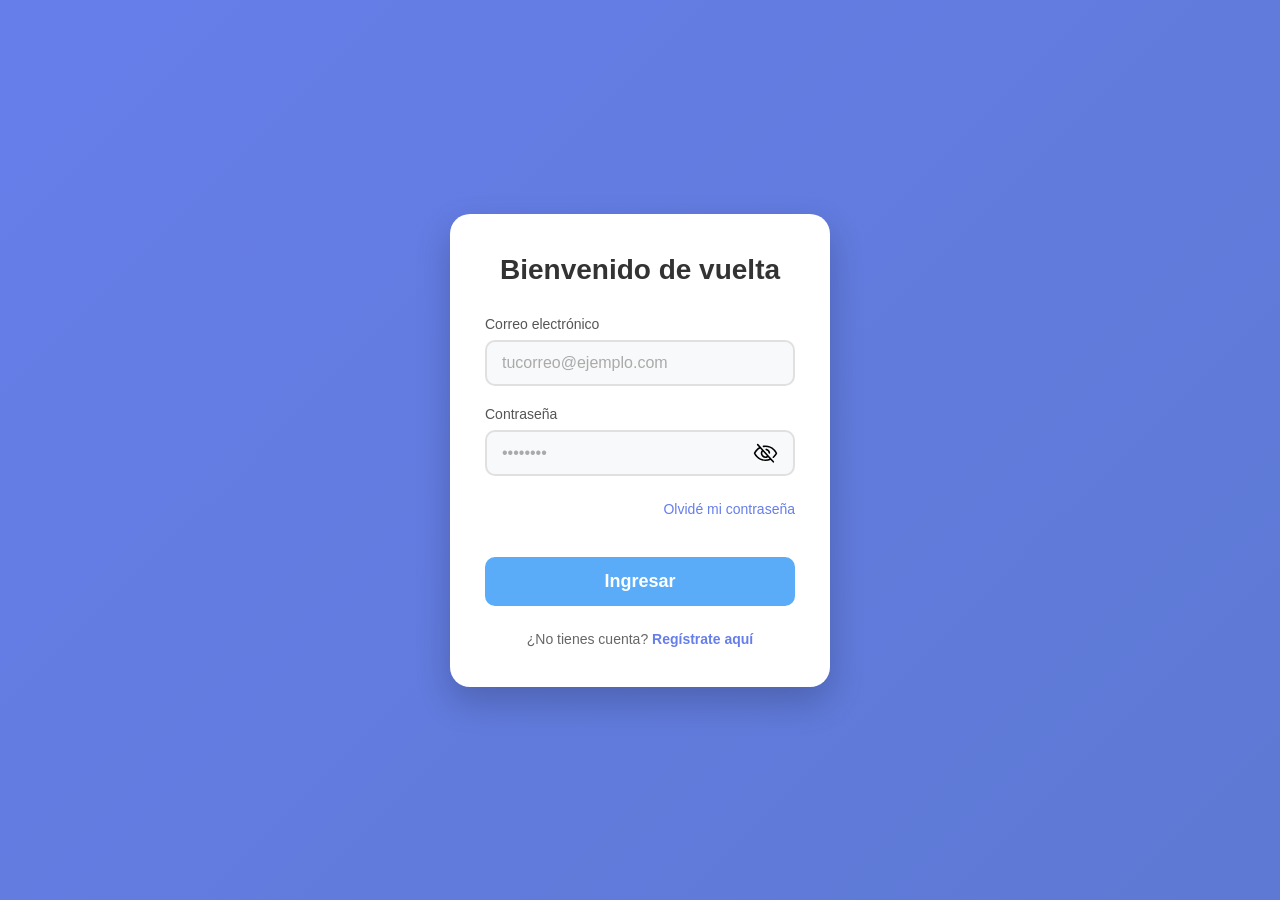
<file: index.html>
<!DOCTYPE html>
<html lang="es">
<head>
    <meta charset="UTF-8">
    <meta name="viewport" content="width=device-width, initial-scale=1.0">
    <title>Iniciar Sesión</title>
    <link rel="stylesheet" href="css/master.css">
</head>
<body class="login-page">
    <div class="login-container">
        <div class="login-box">
            <h1>Bienvenido de vuelta</h1>
            
            <form class="login-form" id="loginForm">
                <div class="form-group">
                    <label for="email">Correo electrónico</label>
                    <input type="email" id="email" placeholder="tucorreo@ejemplo.com" required>
                </div>

                <div class="form-group">
                    <label for="password">Contraseña</label>
                    <div class="password-wrapper">
                        <input type="password" id="password" placeholder="••••••••" required>
                        <button type="button" class="toggle-password" id="togglePassword">
                            <svg xmlns="http://www.w3.org/2000/svg" width="25" height="25" fill="#000000" viewBox="0 0 256 200"><path d="M53.92,34.62A8,8,0,1,0,42.08,45.38L61.32,66.55C25,88.84,9.38,123.2,8.69,124.76a8,8,0,0,0,0,6.5c.35.79,8.82,19.57,27.65,38.4C61.43,194.74,93.12,208,128,208a127.11,127.11,0,0,0,52.07-10.83l22,24.21a8,8,0,1,0,11.84-10.76Zm47.33,75.84,41.67,45.85a32,32,0,0,1-41.67-45.85ZM128,192c-30.78,0-57.67-11.19-79.93-33.25A133.16,133.16,0,0,1,25,128c4.69-8.79,19.66-33.39,47.35-49.38l18,19.75a48,48,0,0,0,63.66,70l14.73,16.2A112,112,0,0,1,128,192Zm6-95.43a8,8,0,0,1,3-15.72,48.16,48.16,0,0,1,38.77,42.64,8,8,0,0,1-7.22,8.71,6.39,6.39,0,0,1-.75,0,8,8,0,0,1-8-7.26A32.09,32.09,0,0,0,134,96.57Zm113.28,34.69c-.42.94-10.55,23.37-33.36,43.8a8,8,0,1,1-10.67-11.92A132.77,132.77,0,0,0,231.05,128a133.15,133.15,0,0,0-23.12-30.77C185.67,75.19,158.78,64,128,64a118.37,118.37,0,0,0-19.36,1.57A8,8,0,1,1,106,49.79,134,134,0,0,1,128,48c34.88,0,66.57,13.26,91.66,38.35,18.83,18.83,27.3,37.62,27.65,38.41A8,8,0,0,1,247.31,131.26Z"></path></svg>
                            <i class="fas fa-eye"></i>
                        </button>
                    </div>
                </div>

                <div class="form-options">
                    <a href="#" class="forgot-password">Olvidé mi contraseña</a>
                </div>

                <button type="submit" class="login-btn">Ingresar</button>
            </form>

            <div class="signup-link">
                <p>¿No tienes cuenta? <a href="#">Regístrate aquí</a></p>
            </div>
        </div>
    </div>

    <script>
        document.getElementById('loginForm').addEventListener('submit', function(e) {
            e.preventDefault();
            window.location.href = 'dashboard.html';
        });

                // ========== MOSTRAR/OCULTAR CONTRASEÑA ==========
        const togglePassword = document.getElementById('togglePassword');
        const passwordInput = document.getElementById('password');

        togglePassword.addEventListener('click', function() {
            // Cambiar el tipo de input
            const type = passwordInput.getAttribute('type') === 'password' ? 'text' : 'password';
            passwordInput.setAttribute('type', type);
            
            // Cambiar el ícono
            this.querySelector('i').classList.toggle('fa-eye');
            this.querySelector('i').classList.toggle('fa-eye-slash');
        });
    </script>
</body>
</html>
</file>
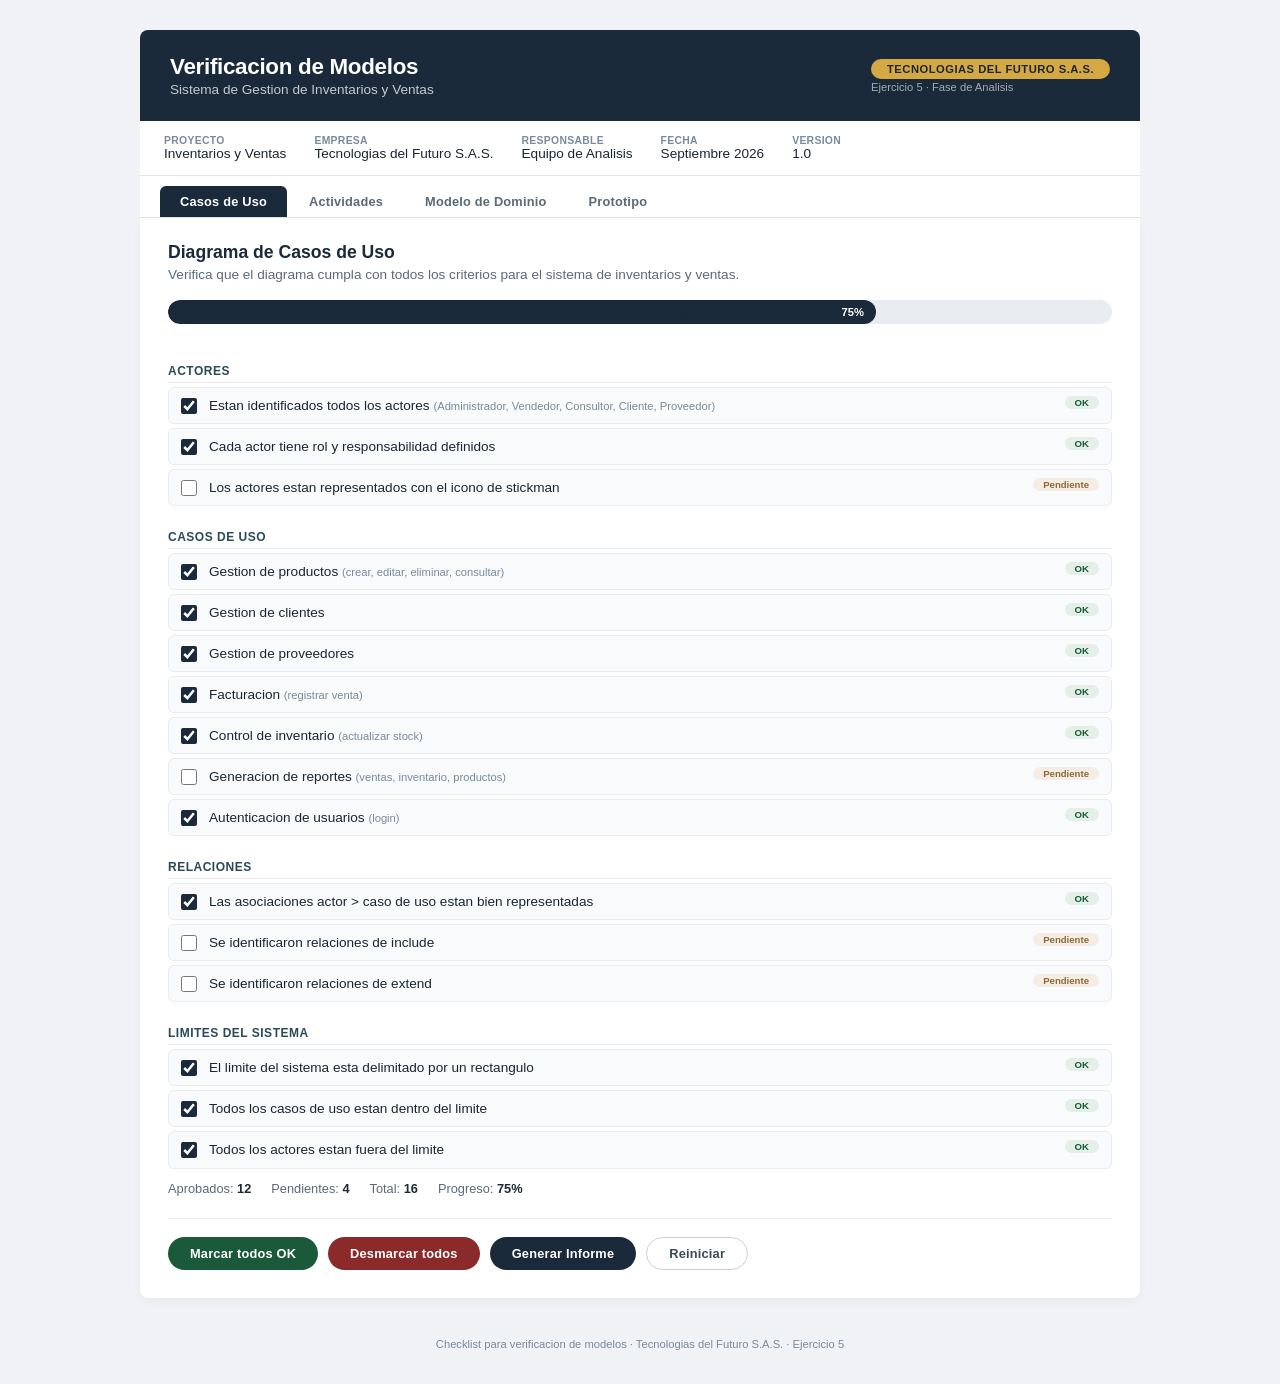
<file: checklist.html>
<!DOCTYPE html>
<html lang="es">
<head>
    <meta charset="UTF-8" />
    <meta name="viewport" content="width=device-width, initial-scale=1.0" />
    <title>Checklist - Tecnologías del Futuro S.A.S.</title>
    <style>
        * { margin: 0; padding: 0; box-sizing: border-box; }
        body {
            font-family: 'Segoe UI', Roboto, -apple-system, sans-serif;
            background: #f0f2f5;
            padding: 30px 20px;
            color: #1a2634;
        }
        .container {
            max-width: 1000px;
            margin: 0 auto;
        }

        /* HEADER */
        .header {
            background: #1a2a3a;
            color: #fff;
            padding: 24px 30px;
            border-radius: 8px 8px 0 0;
            display: flex;
            justify-content: space-between;
            align-items: center;
            flex-wrap: wrap;
        }
        .header h1 {
            font-size: 1.4rem;
            font-weight: 600;
            letter-spacing: -0.3px;
        }
        .header .badge {
            background: #d4a843;
            color: #1a2634;
            padding: 4px 16px;
            border-radius: 20px;
            font-weight: 600;
            font-size: 0.7rem;
            text-transform: uppercase;
            letter-spacing: 0.5px;
        }
        .header .sub {
            font-size: 0.85rem;
            opacity: 0.75;
            margin-top: 2px;
        }

        /* INFO DEL PROYECTO */
        .project-info {
            background: #fff;
            padding: 14px 24px;
            display: flex;
            flex-wrap: wrap;
            gap: 12px 28px;
            border-bottom: 1px solid #e2e6ec;
        }
        .project-info .item {
            font-size: 0.85rem;
        }
        .project-info .item strong {
            display: block;
            font-size: 0.65rem;
            color: #7a8a9a;
            text-transform: uppercase;
            letter-spacing: 0.3px;
            font-weight: 600;
        }

        /* TABS */
        .tabs {
            display: flex;
            gap: 2px;
            background: #fff;
            padding: 10px 20px 0 20px;
            border-bottom: 1px solid #e2e6ec;
        }
        .tabs .tab {
            padding: 8px 20px;
            border-radius: 6px 6px 0 0;
            font-weight: 600;
            font-size: 0.8rem;
            cursor: pointer;
            background: transparent;
            color: #5a6a7a;
            border: none;
            transition: 0.15s;
            letter-spacing: 0.2px;
        }
        .tabs .tab.active {
            background: #1a2a3a;
            color: #fff;
        }
        .tabs .tab:hover {
            background: #e2e6ec;
        }
        .tabs .tab.active:hover {
            background: #1a2a3a;
        }

        /* PANEL DE CHECKLIST */
        .panel {
            background: #fff;
            padding: 24px 28px 28px 28px;
            border-radius: 0 0 8px 8px;
            box-shadow: 0 4px 12px rgba(0,0,0,0.04);
            margin-bottom: 24px;
        }

        .panel h2 {
            font-size: 1.1rem;
            font-weight: 600;
            color: #1a2a3a;
            margin-bottom: 4px;
        }
        .panel .desc {
            color: #5a6a7a;
            font-size: 0.85rem;
            margin-bottom: 18px;
        }

        /* BARRA DE PROGRESO */
        .progress-wrapper {
            background: #e8ecf0;
            border-radius: 20px;
            height: 24px;
            position: relative;
            margin: 8px 0 20px 0;
            overflow: hidden;
        }
        .progress-bar {
            height: 100%;
            width: 0%;
            background: #1a2a3a;
            border-radius: 20px;
            transition: width 0.25s ease;
            display: flex;
            align-items: center;
            justify-content: flex-end;
            padding-right: 12px;
            font-size: 0.7rem;
            font-weight: 600;
            color: #fff;
            min-width: 32px;
        }
        .progress-text {
            position: absolute;
            top: 0;
            left: 0;
            width: 100%;
            height: 100%;
            display: flex;
            align-items: center;
            justify-content: center;
            font-size: 0.7rem;
            font-weight: 600;
            color: #1a2a3a;
            pointer-events: none;
        }

        /* CHECKLIST ITEMS */
        .checklist {
            display: flex;
            flex-direction: column;
            gap: 4px;
        }
        .check-item {
            display: flex;
            align-items: flex-start;
            gap: 12px;
            padding: 8px 12px;
            border-radius: 6px;
            background: #f8fafc;
            border: 1px solid #e8ecf0;
            transition: 0.1s;
            cursor: pointer;
        }
        .check-item:hover {
            background: #f0f2f5;
        }

        .check-item input[type="checkbox"] {
            width: 16px;
            height: 16px;
            margin-top: 2px;
            accent-color: #1a2a3a;
            cursor: pointer;
            flex-shrink: 0;
        }
        .check-item .label {
            font-size: 0.85rem;
            color: #1a2634;
            line-height: 1.4;
        }
        .check-item .label small {
            color: #7a8a9a;
            font-size: 0.7rem;
        }
        .check-item .tag {
            margin-left: auto;
            font-size: 0.6rem;
            background: #e8ecf0;
            padding: 1px 10px;
            border-radius: 12px;
            color: #5a6a7a;
            font-weight: 600;
            flex-shrink: 0;
            transition: 0.15s;
        }
        .check-item .tag.pendiente {
            background: #f5ede4;
            color: #8a6a3a;
        }
        .check-item .tag.ok {
            background: #e4efe8;
            color: #1a5a3a;
        }

        /* SECCIONES */
        .section-title {
            font-weight: 700;
            color: #2a4a5a;
            font-size: 0.75rem;
            text-transform: uppercase;
            letter-spacing: 0.5px;
            padding: 12px 0 4px 0;
            border-bottom: 1px solid #e8ecf0;
            margin-top: 8px;
        }

        /* BOTONES */
        .actions {
            display: flex;
            gap: 10px;
            flex-wrap: wrap;
            margin-top: 22px;
            padding-top: 18px;
            border-top: 1px solid #e8ecf0;
        }
        .btn {
            padding: 8px 22px;
            border-radius: 20px;
            font-weight: 600;
            font-size: 0.8rem;
            border: none;
            cursor: pointer;
            transition: 0.15s;
            letter-spacing: 0.2px;
        }
        .btn-primary {
            background: #1a2a3a;
            color: #fff;
        }
        .btn-primary:hover {
            background: #0f1a26;
        }
        .btn-outline {
            background: transparent;
            border: 1.5px solid #c8d0d8;
            color: #3a4a5a;
        }
        .btn-outline:hover {
            background: #eef0f2;
        }
        .btn-success {
            background: #1a5a3a;
            color: #fff;
        }
        .btn-success:hover {
            background: #124a2e;
        }
        .btn-danger {
            background: #8a2a2a;
            color: #fff;
        }
        .btn-danger:hover {
            background: #6a1e1e;
        }

        .stats {
            display: flex;
            gap: 20px;
            flex-wrap: wrap;
            margin-top: 12px;
            font-size: 0.8rem;
        }
        .stats span {
            color: #5a6a7a;
        }
        .stats .num {
            font-weight: 700;
            color: #1a2a3a;
        }

        /* RESPONSIVE */
        @media (max-width: 700px) {
            .header {
                flex-direction: column;
                align-items: flex-start;
                gap: 6px;
                padding: 18px 20px;
            }
            .header h1 { font-size: 1.1rem; }
            .tabs {
                overflow-x: auto;
                gap: 2px;
                padding: 8px 14px 0 14px;
            }
            .tabs .tab {
                padding: 6px 14px;
                font-size: 0.7rem;
                white-space: nowrap;
            }
            .panel {
                padding: 16px 14px 20px 14px;
            }
            .check-item {
                flex-wrap: wrap;
                padding: 6px 10px;
            }
            .check-item .tag {
                margin-left: 0;
            }
            .project-info {
                padding: 10px 16px;
                gap: 6px 16px;
            }
            .project-info .item {
                font-size: 0.75rem;
            }
            .actions .btn {
                padding: 6px 16px;
                font-size: 0.7rem;
            }
        }
    </style>
</head>
<body>
<div class="container">

    <!-- HEADER -->
    <div class="header">
        <div>
            <h1>Verificacion de Modelos</h1>
            <div class="sub">Sistema de Gestion de Inventarios y Ventas</div>
        </div>
        <div>
            <span class="badge">Tecnologias del Futuro S.A.S.</span>
            <div style="margin-top:4px;font-size:0.7rem;opacity:0.6;">Ejercicio 5 · Fase de Analisis</div>
        </div>
    </div>

    <!-- INFO PROYECTO -->
    <div class="project-info">
        <div class="item"><strong>Proyecto</strong> Inventarios y Ventas</div>
        <div class="item"><strong>Empresa</strong> Tecnologias del Futuro S.A.S.</div>
        <div class="item"><strong>Responsable</strong> Equipo de Analisis</div>
        <div class="item"><strong>Fecha</strong> Septiembre 2026</div>
        <div class="item"><strong>Version</strong> 1.0</div>
    </div>

    <!-- TABS -->
    <div class="tabs">
        <button class="tab active" data-tab="casos">Casos de Uso</button>
        <button class="tab" data-tab="actividades">Actividades</button>
        <button class="tab" data-tab="dominio">Modelo de Dominio</button>
        <button class="tab" data-tab="prototipo">Prototipo</button>
    </div>

    <!-- PANEL: CASOS DE USO -->
    <div class="panel" id="panel-casos">
        <h2>Diagrama de Casos de Uso</h2>
        <p class="desc">Verifica que el diagrama cumpla con todos los criterios para el sistema de inventarios y ventas.</p>

        <div class="progress-wrapper">
            <div class="progress-bar" id="progressBarCasos" style="width: 0%;">0%</div>
            <div class="progress-text" id="progressTextCasos">0 / 0 verificados</div>
        </div>

        <div class="checklist" id="checklistCasos">

            <!-- ACTORES -->
            <div class="section-title">Actores</div>

            <div class="check-item">
                <input type="checkbox" checked />
                <span class="label">Estan identificados todos los actores <small>(Administrador, Vendedor, Consultor, Cliente, Proveedor)</small></span>
                <span class="tag ok">OK</span>
            </div>
            <div class="check-item">
                <input type="checkbox" checked />
                <span class="label">Cada actor tiene rol y responsabilidad definidos</span>
                <span class="tag ok">OK</span>
            </div>
            <div class="check-item">
                <input type="checkbox" />
                <span class="label">Los actores estan representados con el icono de stickman</span>
                <span class="tag pendiente">Pendiente</span>
            </div>

            <!-- CASOS DE USO -->
            <div class="section-title">Casos de Uso</div>

            <div class="check-item">
                <input type="checkbox" checked />
                <span class="label">Gestion de productos <small>(crear, editar, eliminar, consultar)</small></span>
                <span class="tag ok">OK</span>
            </div>
            <div class="check-item">
                <input type="checkbox" checked />
                <span class="label">Gestion de clientes</span>
                <span class="tag ok">OK</span>
            </div>
            <div class="check-item">
                <input type="checkbox" checked />
                <span class="label">Gestion de proveedores</span>
                <span class="tag ok">OK</span>
            </div>
            <div class="check-item">
                <input type="checkbox" checked />
                <span class="label">Facturacion <small>(registrar venta)</small></span>
                <span class="tag ok">OK</span>
            </div>
            <div class="check-item">
                <input type="checkbox" checked />
                <span class="label">Control de inventario <small>(actualizar stock)</small></span>
                <span class="tag ok">OK</span>
            </div>
            <div class="check-item">
                <input type="checkbox" />
                <span class="label">Generacion de reportes <small>(ventas, inventario, productos)</small></span>
                <span class="tag pendiente">Pendiente</span>
            </div>
            <div class="check-item">
                <input type="checkbox" checked />
                <span class="label">Autenticacion de usuarios <small>(login)</small></span>
                <span class="tag ok">OK</span>
            </div>

            <!-- RELACIONES -->
            <div class="section-title">Relaciones</div>

            <div class="check-item">
                <input type="checkbox" checked />
                <span class="label">Las asociaciones actor > caso de uso estan bien representadas</span>
                <span class="tag ok">OK</span>
            </div>
            <div class="check-item">
                <input type="checkbox" />
                <span class="label">Se identificaron relaciones de include</span>
                <span class="tag pendiente">Pendiente</span>
            </div>
            <div class="check-item">
                <input type="checkbox" />
                <span class="label">Se identificaron relaciones de extend</span>
                <span class="tag pendiente">Pendiente</span>
            </div>

            <!-- LIMITES -->
            <div class="section-title">Limites del Sistema</div>

            <div class="check-item">
                <input type="checkbox" checked />
                <span class="label">El limite del sistema esta delimitado por un rectangulo</span>
                <span class="tag ok">OK</span>
            </div>
            <div class="check-item">
                <input type="checkbox" checked />
                <span class="label">Todos los casos de uso estan dentro del limite</span>
                <span class="tag ok">OK</span>
            </div>
            <div class="check-item">
                <input type="checkbox" checked />
                <span class="label">Todos los actores estan fuera del limite</span>
                <span class="tag ok">OK</span>
            </div>
        </div>

        <!-- STATS -->
        <div class="stats">
            <span>Aprobados: <span class="num" id="okCountCasos">0</span></span>
            <span>Pendientes: <span class="num" id="pendingCountCasos">0</span></span>
            <span>Total: <span class="num" id="totalCountCasos">0</span></span>
            <span>Progreso: <span class="num" id="progressPercentCasos">0%</span></span>
        </div>

        <div class="actions">
            <button class="btn btn-success" onclick="marcarTodos('casos', true)">Marcar todos OK</button>
            <button class="btn btn-danger" onclick="marcarTodos('casos', false)">Desmarcar todos</button>
            <button class="btn btn-primary">Generar Informe</button>
            <button class="btn btn-outline" onclick="reiniciar('casos')">Reiniciar</button>
        </div>
    </div>

    <!-- PANEL: ACTIVIDADES -->
    <div class="panel" id="panel-actividades" style="display:none;">
        <h2>Diagramas de Actividades</h2>
        <p class="desc">Verifica los diagramas de actividades para Registrar Venta y Actualizar Inventario.</p>

        <div class="progress-wrapper">
            <div class="progress-bar" id="progressBarActividades" style="width: 0%;">0%</div>
            <div class="progress-text" id="progressTextActividades">0 / 0 verificados</div>
        </div>

        <div class="checklist" id="checklistActividades">
            <div class="section-title">Registrar Venta</div>
            <div class="check-item"><input type="checkbox" /><span class="label">Flujo de trabajo paso a paso</span><span class="tag pendiente">Pendiente</span></div>
            <div class="check-item"><input type="checkbox" /><span class="label">Punto de inicio correcto (nodo inicial)</span><span class="tag pendiente">Pendiente</span></div>
            <div class="check-item"><input type="checkbox" /><span class="label">Punto final correcto (nodo final)</span><span class="tag pendiente">Pendiente</span></div>
            <div class="check-item"><input type="checkbox" /><span class="label">Decisiones representadas con rombos</span><span class="tag pendiente">Pendiente</span></div>
            <div class="check-item"><input type="checkbox" /><span class="label">Condiciones claras y mutuamente excluyentes</span><span class="tag pendiente">Pendiente</span></div>
            <div class="check-item"><input type="checkbox" /><span class="label">Actividades asignadas a actores (swimlanes)</span><span class="tag pendiente">Pendiente</span></div>

            <div class="section-title">Actualizar Inventario</div>
            <div class="check-item"><input type="checkbox" /><span class="label">Flujo de trabajo paso a paso</span><span class="tag pendiente">Pendiente</span></div>
            <div class="check-item"><input type="checkbox" /><span class="label">Punto de inicio correcto (nodo inicial)</span><span class="tag pendiente">Pendiente</span></div>
            <div class="check-item"><input type="checkbox" /><span class="label">Punto final correcto (nodo final)</span><span class="tag pendiente">Pendiente</span></div>
            <div class="check-item"><input type="checkbox" /><span class="label">Decisiones representadas con rombos</span><span class="tag pendiente">Pendiente</span></div>
            <div class="check-item"><input type="checkbox" /><span class="label">Condiciones claras y mutuamente excluyentes</span><span class="tag pendiente">Pendiente</span></div>
            <div class="check-item"><input type="checkbox" /><span class="label">Actividades asignadas a actores (swimlanes)</span><span class="tag pendiente">Pendiente</span></div>
        </div>

        <div class="stats">
            <span>Aprobados: <span class="num" id="okCountActividades">0</span></span>
            <span>Pendientes: <span class="num" id="pendingCountActividades">0</span></span>
            <span>Total: <span class="num" id="totalCountActividades">0</span></span>
            <span>Progreso: <span class="num" id="progressPercentActividades">0%</span></span>
        </div>

        <div class="actions">
            <button class="btn btn-success" onclick="marcarTodos('actividades', true)">Marcar todos OK</button>
            <button class="btn btn-danger" onclick="marcarTodos('actividades', false)">Desmarcar todos</button>
            <button class="btn btn-outline" onclick="reiniciar('actividades')">Reiniciar</button>
        </div>
    </div>

    <!-- PANEL: DOMINIO -->
    <div class="panel" id="panel-dominio" style="display:none;">
        <h2>Modelo de Dominio</h2>
        <p class="desc">Verifica el diagrama de clases del dominio para el sistema de inventarios y ventas.</p>

        <div class="progress-wrapper">
            <div class="progress-bar" id="progressBarDominio" style="width: 0%;">0%</div>
            <div class="progress-text" id="progressTextDominio">0 / 0 verificados</div>
        </div>

        <div class="checklist" id="checklistDominio">
            <div class="section-title">Entidades</div>
            <div class="check-item"><input type="checkbox" /><span class="label">Producto</span><span class="tag pendiente">Pendiente</span></div>
            <div class="check-item"><input type="checkbox" /><span class="label">Venta</span><span class="tag pendiente">Pendiente</span></div>
            <div class="check-item"><input type="checkbox" /><span class="label">Cliente</span><span class="tag pendiente">Pendiente</span></div>
            <div class="check-item"><input type="checkbox" /><span class="label">Proveedor</span><span class="tag pendiente">Pendiente</span></div>
            <div class="check-item"><input type="checkbox" /><span class="label">Inventario</span><span class="tag pendiente">Pendiente</span></div>

            <div class="section-title">Relaciones y Multiplicidades</div>
            <div class="check-item"><input type="checkbox" /><span class="label">Relaciones entre entidades correctas</span><span class="tag pendiente">Pendiente</span></div>
            <div class="check-item"><input type="checkbox" /><span class="label">Multiplicidades correctas (1, 0..*, 1..*)</span><span class="tag pendiente">Pendiente</span></div>
            <div class="check-item"><input type="checkbox" /><span class="label">Atributos relevantes definidos</span><span class="tag pendiente">Pendiente</span></div>
            <div class="check-item"><input type="checkbox" /><span class="label">Metodos principales definidos</span><span class="tag pendiente">Pendiente</span></div>
        </div>

        <div class="stats">
            <span>Aprobados: <span class="num" id="okCountDominio">0</span></span>
            <span>Pendientes: <span class="num" id="pendingCountDominio">0</span></span>
            <span>Total: <span class="num" id="totalCountDominio">0</span></span>
            <span>Progreso: <span class="num" id="progressPercentDominio">0%</span></span>
        </div>

        <div class="actions">
            <button class="btn btn-success" onclick="marcarTodos('dominio', true)">Marcar todos OK</button>
            <button class="btn btn-danger" onclick="marcarTodos('dominio', false)">Desmarcar todos</button>
            <button class="btn btn-outline" onclick="reiniciar('dominio')">Reiniciar</button>
        </div>
    </div>

    <!-- PANEL: PROTOTIPO -->
    <div class="panel" id="panel-prototipo" style="display:none;">
        <h2>Prototipo Inicial</h2>
        <p class="desc">Verifica que el prototipo cumpla con los criterios para el sistema de inventarios y ventas.</p>

        <div class="progress-wrapper">
            <div class="progress-bar" id="progressBarPrototipo" style="width: 0%;">0%</div>
            <div class="progress-text" id="progressTextPrototipo">0 / 0 verificados</div>
        </div>

        <div class="checklist" id="checklistPrototipo">
            <div class="section-title">Pantallas</div>
            <div class="check-item"><input type="checkbox" /><span class="label">Pantalla de Login</span><span class="tag pendiente">Pendiente</span></div>
            <div class="check-item"><input type="checkbox" /><span class="label">Dashboard / Menu principal</span><span class="tag pendiente">Pendiente</span></div>
            <div class="check-item"><input type="checkbox" /><span class="label">Gestion de productos</span><span class="tag pendiente">Pendiente</span></div>
            <div class="check-item"><input type="checkbox" /><span class="label">Gestion de clientes</span><span class="tag pendiente">Pendiente</span></div>
            <div class="check-item"><input type="checkbox" /><span class="label">Gestion de proveedores</span><span class="tag pendiente">Pendiente</span></div>
            <div class="check-item"><input type="checkbox" /><span class="label">Registro de ventas</span><span class="tag pendiente">Pendiente</span></div>
            <div class="check-item"><input type="checkbox" /><span class="label">Consulta de inventario</span><span class="tag pendiente">Pendiente</span></div>
            <div class="check-item"><input type="checkbox" /><span class="label">Generacion de reportes</span><span class="tag pendiente">Pendiente</span></div>

            <div class="section-title">Navegacion</div>
            <div class="check-item"><input type="checkbox" /><span class="label">Navegacion entre pantallas definida</span><span class="tag pendiente">Pendiente</span></div>
            <div class="check-item"><input type="checkbox" /><span class="label">Interaccion con actores representada</span><span class="tag pendiente">Pendiente</span></div>
        </div>

        <div class="stats">
            <span>Aprobados: <span class="num" id="okCountPrototipo">0</span></span>
            <span>Pendientes: <span class="num" id="pendingCountPrototipo">0</span></span>
            <span>Total: <span class="num" id="totalCountPrototipo">0</span></span>
            <span>Progreso: <span class="num" id="progressPercentPrototipo">0%</span></span>
        </div>

        <div class="actions">
            <button class="btn btn-success" onclick="marcarTodos('prototipo', true)">Marcar todos OK</button>
            <button class="btn btn-danger" onclick="marcarTodos('prototipo', false)">Desmarcar todos</button>
            <button class="btn btn-outline" onclick="reiniciar('prototipo')">Reiniciar</button>
        </div>
    </div>

    <!-- FOOTER -->
    <div style="text-align:center;font-size:0.7rem;color:#7a8a9a;padding:16px 0 4px 0;">
        Checklist para verificacion de modelos · Tecnologias del Futuro S.A.S. · Ejercicio 5
    </div>
</div>

<!-- ===== JAVASCRIPT ===== -->
<script>
    const tabsConfig = {
        casos: { panel: 'panel-casos', checklist: 'checklistCasos', bar: 'progressBarCasos', text: 'progressTextCasos',
                 ok: 'okCountCasos', pending: 'pendingCountCasos', total: 'totalCountCasos', percent: 'progressPercentCasos' },
        actividades: { panel: 'panel-actividades', checklist: 'checklistActividades', bar: 'progressBarActividades', text: 'progressTextActividades',
                 ok: 'okCountActividades', pending: 'pendingCountActividades', total: 'totalCountActividades', percent: 'progressPercentActividades' },
        dominio: { panel: 'panel-dominio', checklist: 'checklistDominio', bar: 'progressBarDominio', text: 'progressTextDominio',
                 ok: 'okCountDominio', pending: 'pendingCountDominio', total: 'totalCountDominio', percent: 'progressPercentDominio' },
        prototipo: { panel: 'panel-prototipo', checklist: 'checklistPrototipo', bar: 'progressBarPrototipo', text: 'progressTextPrototipo',
                 ok: 'okCountPrototipo', pending: 'pendingCountPrototipo', total: 'totalCountPrototipo', percent: 'progressPercentPrototipo' }
    };

    function actualizarProgreso(tabId) {
        const config = tabsConfig[tabId];
        if (!config) return;

        const checklist = document.getElementById(config.checklist);
        const checkboxes = checklist.querySelectorAll('input[type="checkbox"]');
        const total = checkboxes.length;
        let marcados = 0;

        checkboxes.forEach(cb => { if (cb.checked) marcados++; });

        const porcentaje = total === 0 ? 0 : Math.round((marcados / total) * 100);

        const bar = document.getElementById(config.bar);
        bar.style.width = porcentaje + '%';
        bar.textContent = porcentaje + '%';

        const text = document.getElementById(config.text);
        text.textContent = marcados + ' / ' + total + ' verificados';

        document.getElementById(config.ok).textContent = marcados;
        document.getElementById(config.pending).textContent = total - marcados;
        document.getElementById(config.total).textContent = total;
        document.getElementById(config.percent).textContent = porcentaje + '%';

        const items = checklist.querySelectorAll('.check-item');
        items.forEach(item => {
            const cb = item.querySelector('input[type="checkbox"]');
            const tag = item.querySelector('.tag');
            if (cb && tag) {
                if (cb.checked) {
                    tag.textContent = 'OK';
                    tag.className = 'tag ok';
                } else {
                    tag.textContent = 'Pendiente';
                    tag.className = 'tag pendiente';
                }
            }
        });
    }

    function marcarTodos(tabId, estado) {
        const config = tabsConfig[tabId];
        if (!config) return;
        const checklist = document.getElementById(config.checklist);
        const checkboxes = checklist.querySelectorAll('input[type="checkbox"]');
        checkboxes.forEach(cb => { cb.checked = estado; });
        actualizarProgreso(tabId);
    }

    function reiniciar(tabId) {
        if (!confirm('Reiniciar todos los checkboxes de esta seccion?')) return;
        marcarTodos(tabId, false);
    }

    document.querySelectorAll('.tab').forEach(tab => {
        tab.addEventListener('click', function() {
            document.querySelectorAll('.tab').forEach(t => t.classList.remove('active'));
            this.classList.add('active');

            const tabId = this.dataset.tab;
            document.querySelectorAll('.panel').forEach(p => p.style.display = 'none');
            document.getElementById('panel-' + tabId).style.display = 'block';
            actualizarProgreso(tabId);
        });
    });

    document.addEventListener('change', function(e) {
        if (e.target && e.target.type === 'checkbox') {
            const panel = e.target.closest('.panel');
            if (!panel) return;
            let tabId = null;
            for (const [key, config] of Object.entries(tabsConfig)) {
                if (panel.id === config.panel) { tabId = key; break; }
            }
            if (tabId) actualizarProgreso(tabId);
        }
    });

    document.querySelectorAll('.panel').forEach(p => p.style.display = 'none');
    document.getElementById('panel-casos').style.display = 'block';
    actualizarProgreso('casos');
</script>
</body>
</html>
</file>
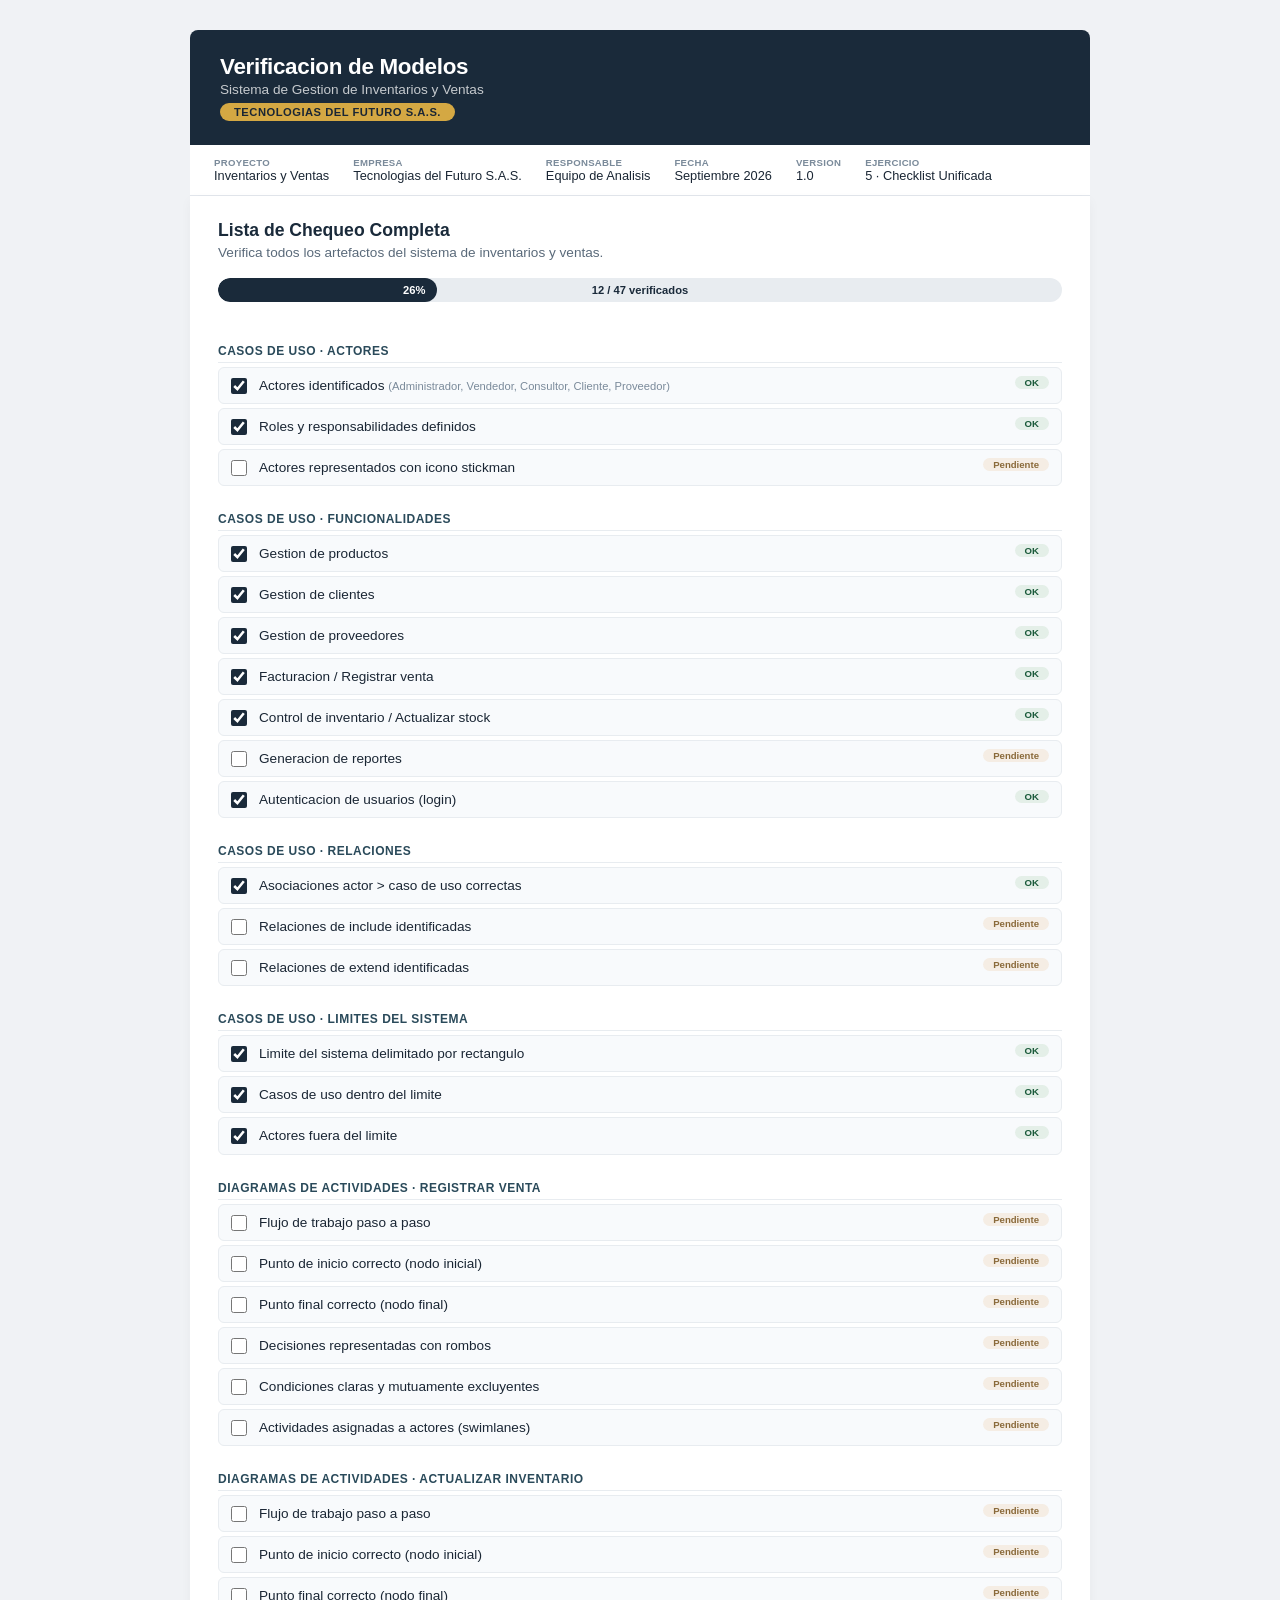
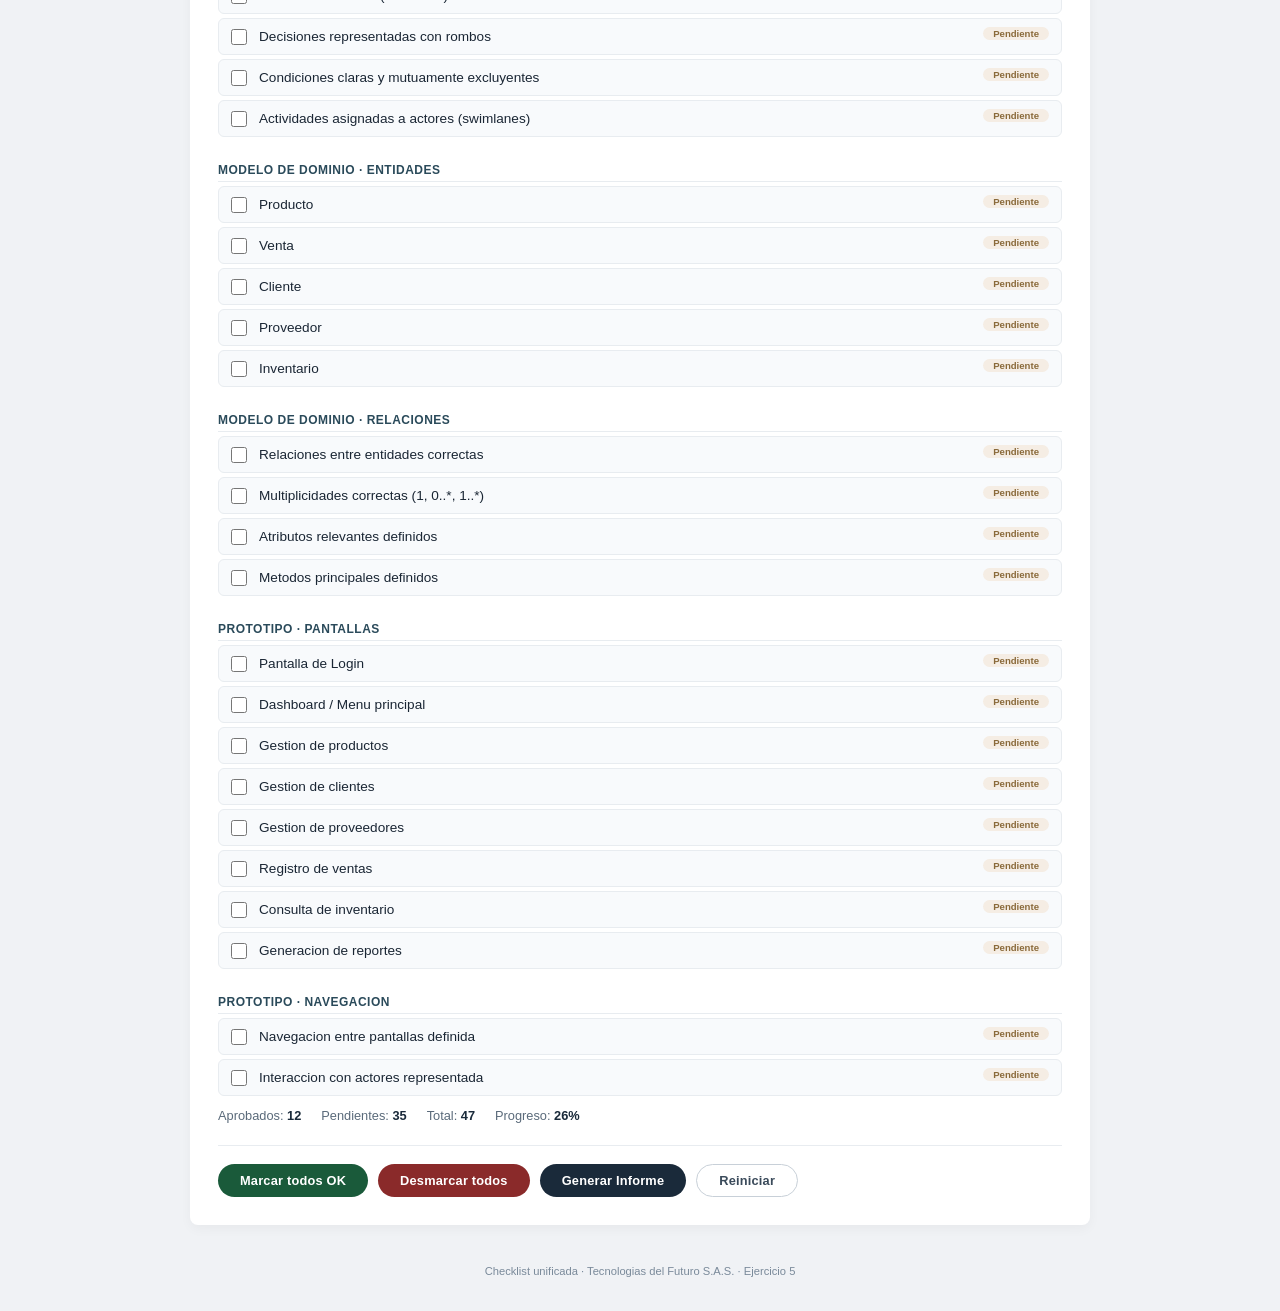
<file: checklist2.html>
<!DOCTYPE html>
<html lang="es">
<head>
    <meta charset="UTF-8" />
    <meta name="viewport" content="width=device-width, initial-scale=1.0" />
    <title>Checklist Unificada - Tecnologías del Futuro S.A.S.</title>
    <style>
        * { margin: 0; padding: 0; box-sizing: border-box; }
        body {
            font-family: 'Segoe UI', Roboto, -apple-system, sans-serif;
            background: #f0f2f5;
            padding: 30px 20px;
            color: #1a2634;
        }
        .container {
            max-width: 900px;
            margin: 0 auto;
        }

        /* HEADER */
        .header {
            background: #1a2a3a;
            color: #fff;
            padding: 24px 30px;
            border-radius: 8px 8px 0 0;
        }
        .header h1 {
            font-size: 1.4rem;
            font-weight: 600;
            letter-spacing: -0.3px;
        }
        .header .sub {
            font-size: 0.85rem;
            opacity: 0.75;
            margin-top: 2px;
        }
        .header .badge {
            display: inline-block;
            background: #d4a843;
            color: #1a2634;
            padding: 3px 14px;
            border-radius: 20px;
            font-weight: 600;
            font-size: 0.7rem;
            text-transform: uppercase;
            letter-spacing: 0.5px;
            margin-top: 6px;
        }

        /* INFO DEL PROYECTO */
        .project-info {
            background: #fff;
            padding: 12px 24px;
            display: flex;
            flex-wrap: wrap;
            gap: 8px 24px;
            border-bottom: 1px solid #e2e6ec;
        }
        .project-info .item {
            font-size: 0.8rem;
        }
        .project-info .item strong {
            display: block;
            font-size: 0.6rem;
            color: #7a8a9a;
            text-transform: uppercase;
            letter-spacing: 0.3px;
            font-weight: 600;
        }

        /* PANEL */
        .panel {
            background: #fff;
            padding: 24px 28px 28px 28px;
            border-radius: 0 0 8px 8px;
            box-shadow: 0 4px 12px rgba(0,0,0,0.04);
            margin-bottom: 24px;
        }

        .panel h2 {
            font-size: 1.1rem;
            font-weight: 600;
            color: #1a2a3a;
            margin-bottom: 4px;
        }
        .panel .desc {
            color: #5a6a7a;
            font-size: 0.85rem;
            margin-bottom: 18px;
        }

        /* BARRA DE PROGRESO */
        .progress-wrapper {
            background: #e8ecf0;
            border-radius: 20px;
            height: 24px;
            position: relative;
            margin: 8px 0 20px 0;
            overflow: hidden;
        }
        .progress-bar {
            height: 100%;
            width: 0%;
            background: #1a2a3a;
            border-radius: 20px;
            transition: width 0.25s ease;
            display: flex;
            align-items: center;
            justify-content: flex-end;
            padding-right: 12px;
            font-size: 0.7rem;
            font-weight: 600;
            color: #fff;
            min-width: 32px;
        }
        .progress-text {
            position: absolute;
            top: 0;
            left: 0;
            width: 100%;
            height: 100%;
            display: flex;
            align-items: center;
            justify-content: center;
            font-size: 0.7rem;
            font-weight: 600;
            color: #1a2a3a;
            pointer-events: none;
        }

        /* CHECKLIST ITEMS */
        .checklist {
            display: flex;
            flex-direction: column;
            gap: 4px;
        }
        .check-item {
            display: flex;
            align-items: flex-start;
            gap: 12px;
            padding: 8px 12px;
            border-radius: 6px;
            background: #f8fafc;
            border: 1px solid #e8ecf0;
            transition: 0.1s;
            cursor: pointer;
        }
        .check-item:hover {
            background: #f0f2f5;
        }

        .check-item input[type="checkbox"] {
            width: 16px;
            height: 16px;
            margin-top: 2px;
            accent-color: #1a2a3a;
            cursor: pointer;
            flex-shrink: 0;
        }
        .check-item .label {
            font-size: 0.85rem;
            color: #1a2634;
            line-height: 1.4;
        }
        .check-item .label small {
            color: #7a8a9a;
            font-size: 0.7rem;
        }
        .check-item .tag {
            margin-left: auto;
            font-size: 0.6rem;
            background: #e8ecf0;
            padding: 1px 10px;
            border-radius: 12px;
            color: #5a6a7a;
            font-weight: 600;
            flex-shrink: 0;
            transition: 0.15s;
        }
        .check-item .tag.pendiente {
            background: #f5ede4;
            color: #8a6a3a;
        }
        .check-item .tag.ok {
            background: #e4efe8;
            color: #1a5a3a;
        }

        /* SECCIONES */
        .section-title {
            font-weight: 700;
            color: #2a4a5a;
            font-size: 0.75rem;
            text-transform: uppercase;
            letter-spacing: 0.5px;
            padding: 14px 0 4px 0;
            border-bottom: 1px solid #e8ecf0;
            margin-top: 8px;
        }

        /* BOTONES */
        .actions {
            display: flex;
            gap: 10px;
            flex-wrap: wrap;
            margin-top: 22px;
            padding-top: 18px;
            border-top: 1px solid #e8ecf0;
        }
        .btn {
            padding: 8px 22px;
            border-radius: 20px;
            font-weight: 600;
            font-size: 0.8rem;
            border: none;
            cursor: pointer;
            transition: 0.15s;
            letter-spacing: 0.2px;
        }
        .btn-primary {
            background: #1a2a3a;
            color: #fff;
        }
        .btn-primary:hover {
            background: #0f1a26;
        }
        .btn-outline {
            background: transparent;
            border: 1.5px solid #c8d0d8;
            color: #3a4a5a;
        }
        .btn-outline:hover {
            background: #eef0f2;
        }
        .btn-success {
            background: #1a5a3a;
            color: #fff;
        }
        .btn-success:hover {
            background: #124a2e;
        }
        .btn-danger {
            background: #8a2a2a;
            color: #fff;
        }
        .btn-danger:hover {
            background: #6a1e1e;
        }

        .stats {
            display: flex;
            gap: 20px;
            flex-wrap: wrap;
            margin-top: 12px;
            font-size: 0.8rem;
        }
        .stats span {
            color: #5a6a7a;
        }
        .stats .num {
            font-weight: 700;
            color: #1a2a3a;
        }

        /* RESPONSIVE */
        @media (max-width: 700px) {
            .header { padding: 18px 20px; }
            .header h1 { font-size: 1.1rem; }
            .panel { padding: 16px 14px 20px 14px; }
            .check-item { flex-wrap: wrap; padding: 6px 10px; }
            .check-item .tag { margin-left: 0; }
            .project-info { padding: 10px 16px; gap: 4px 14px; }
            .project-info .item { font-size: 0.7rem; }
            .actions .btn { padding: 6px 16px; font-size: 0.7rem; }
        }
    </style>
</head>
<body>
<div class="container">

    <!-- HEADER -->
    <div class="header">
        <div>
            <h1>Verificacion de Modelos</h1>
            <div class="sub">Sistema de Gestion de Inventarios y Ventas</div>
            <span class="badge">Tecnologias del Futuro S.A.S.</span>
        </div>
    </div>

    <!-- INFO PROYECTO -->
    <div class="project-info">
        <div class="item"><strong>Proyecto</strong> Inventarios y Ventas</div>
        <div class="item"><strong>Empresa</strong> Tecnologias del Futuro S.A.S.</div>
        <div class="item"><strong>Responsable</strong> Equipo de Analisis</div>
        <div class="item"><strong>Fecha</strong> Septiembre 2026</div>
        <div class="item"><strong>Version</strong> 1.0</div>
        <div class="item"><strong>Ejercicio</strong> 5 · Checklist Unificada</div>
    </div>

    <!-- PANEL UNIFICADO -->
    <div class="panel">

        <h2>Lista de Chequeo Completa</h2>
        <p class="desc">Verifica todos los artefactos del sistema de inventarios y ventas.</p>

        <!-- BARRA DE PROGRESO -->
        <div class="progress-wrapper">
            <div class="progress-bar" id="progressBar" style="width: 0%;">0%</div>
            <div class="progress-text" id="progressText">0 / 0 verificados</div>
        </div>

        <!-- CHECKLIST -->
        <div class="checklist" id="checklist">

            <!-- ===== CASOS DE USO ===== -->
            <div class="section-title">Casos de Uso · Actores</div>

            <div class="check-item">
                <input type="checkbox" checked />
                <span class="label">Actores identificados <small>(Administrador, Vendedor, Consultor, Cliente, Proveedor)</small></span>
                <span class="tag ok">OK</span>
            </div>
            <div class="check-item">
                <input type="checkbox" checked />
                <span class="label">Roles y responsabilidades definidos</span>
                <span class="tag ok">OK</span>
            </div>
            <div class="check-item">
                <input type="checkbox" />
                <span class="label">Actores representados con icono stickman</span>
                <span class="tag pendiente">Pendiente</span>
            </div>

            <div class="section-title">Casos de Uso · Funcionalidades</div>

            <div class="check-item">
                <input type="checkbox" checked />
                <span class="label">Gestion de productos</span>
                <span class="tag ok">OK</span>
            </div>
            <div class="check-item">
                <input type="checkbox" checked />
                <span class="label">Gestion de clientes</span>
                <span class="tag ok">OK</span>
            </div>
            <div class="check-item">
                <input type="checkbox" checked />
                <span class="label">Gestion de proveedores</span>
                <span class="tag ok">OK</span>
            </div>
            <div class="check-item">
                <input type="checkbox" checked />
                <span class="label">Facturacion / Registrar venta</span>
                <span class="tag ok">OK</span>
            </div>
            <div class="check-item">
                <input type="checkbox" checked />
                <span class="label">Control de inventario / Actualizar stock</span>
                <span class="tag ok">OK</span>
            </div>
            <div class="check-item">
                <input type="checkbox" />
                <span class="label">Generacion de reportes</span>
                <span class="tag pendiente">Pendiente</span>
            </div>
            <div class="check-item">
                <input type="checkbox" checked />
                <span class="label">Autenticacion de usuarios (login)</span>
                <span class="tag ok">OK</span>
            </div>

            <div class="section-title">Casos de Uso · Relaciones</div>

            <div class="check-item">
                <input type="checkbox" checked />
                <span class="label">Asociaciones actor > caso de uso correctas</span>
                <span class="tag ok">OK</span>
            </div>
            <div class="check-item">
                <input type="checkbox" />
                <span class="label">Relaciones de include identificadas</span>
                <span class="tag pendiente">Pendiente</span>
            </div>
            <div class="check-item">
                <input type="checkbox" />
                <span class="label">Relaciones de extend identificadas</span>
                <span class="tag pendiente">Pendiente</span>
            </div>

            <div class="section-title">Casos de Uso · Limites del Sistema</div>

            <div class="check-item">
                <input type="checkbox" checked />
                <span class="label">Limite del sistema delimitado por rectangulo</span>
                <span class="tag ok">OK</span>
            </div>
            <div class="check-item">
                <input type="checkbox" checked />
                <span class="label">Casos de uso dentro del limite</span>
                <span class="tag ok">OK</span>
            </div>
            <div class="check-item">
                <input type="checkbox" checked />
                <span class="label">Actores fuera del limite</span>
                <span class="tag ok">OK</span>
            </div>

            <!-- ===== DIAGRAMAS DE ACTIVIDADES ===== -->
            <div class="section-title">Diagramas de Actividades · Registrar Venta</div>

            <div class="check-item">
                <input type="checkbox" />
                <span class="label">Flujo de trabajo paso a paso</span>
                <span class="tag pendiente">Pendiente</span>
            </div>
            <div class="check-item">
                <input type="checkbox" />
                <span class="label">Punto de inicio correcto (nodo inicial)</span>
                <span class="tag pendiente">Pendiente</span>
            </div>
            <div class="check-item">
                <input type="checkbox" />
                <span class="label">Punto final correcto (nodo final)</span>
                <span class="tag pendiente">Pendiente</span>
            </div>
            <div class="check-item">
                <input type="checkbox" />
                <span class="label">Decisiones representadas con rombos</span>
                <span class="tag pendiente">Pendiente</span>
            </div>
            <div class="check-item">
                <input type="checkbox" />
                <span class="label">Condiciones claras y mutuamente excluyentes</span>
                <span class="tag pendiente">Pendiente</span>
            </div>
            <div class="check-item">
                <input type="checkbox" />
                <span class="label">Actividades asignadas a actores (swimlanes)</span>
                <span class="tag pendiente">Pendiente</span>
            </div>

            <div class="section-title">Diagramas de Actividades · Actualizar Inventario</div>

            <div class="check-item">
                <input type="checkbox" />
                <span class="label">Flujo de trabajo paso a paso</span>
                <span class="tag pendiente">Pendiente</span>
            </div>
            <div class="check-item">
                <input type="checkbox" />
                <span class="label">Punto de inicio correcto (nodo inicial)</span>
                <span class="tag pendiente">Pendiente</span>
            </div>
            <div class="check-item">
                <input type="checkbox" />
                <span class="label">Punto final correcto (nodo final)</span>
                <span class="tag pendiente">Pendiente</span>
            </div>
            <div class="check-item">
                <input type="checkbox" />
                <span class="label">Decisiones representadas con rombos</span>
                <span class="tag pendiente">Pendiente</span>
            </div>
            <div class="check-item">
                <input type="checkbox" />
                <span class="label">Condiciones claras y mutuamente excluyentes</span>
                <span class="tag pendiente">Pendiente</span>
            </div>
            <div class="check-item">
                <input type="checkbox" />
                <span class="label">Actividades asignadas a actores (swimlanes)</span>
                <span class="tag pendiente">Pendiente</span>
            </div>

            <!-- ===== MODELO DE DOMINIO ===== -->
            <div class="section-title">Modelo de Dominio · Entidades</div>

            <div class="check-item">
                <input type="checkbox" />
                <span class="label">Producto</span>
                <span class="tag pendiente">Pendiente</span>
            </div>
            <div class="check-item">
                <input type="checkbox" />
                <span class="label">Venta</span>
                <span class="tag pendiente">Pendiente</span>
            </div>
            <div class="check-item">
                <input type="checkbox" />
                <span class="label">Cliente</span>
                <span class="tag pendiente">Pendiente</span>
            </div>
            <div class="check-item">
                <input type="checkbox" />
                <span class="label">Proveedor</span>
                <span class="tag pendiente">Pendiente</span>
            </div>
            <div class="check-item">
                <input type="checkbox" />
                <span class="label">Inventario</span>
                <span class="tag pendiente">Pendiente</span>
            </div>

            <div class="section-title">Modelo de Dominio · Relaciones</div>

            <div class="check-item">
                <input type="checkbox" />
                <span class="label">Relaciones entre entidades correctas</span>
                <span class="tag pendiente">Pendiente</span>
            </div>
            <div class="check-item">
                <input type="checkbox" />
                <span class="label">Multiplicidades correctas (1, 0..*, 1..*)</span>
                <span class="tag pendiente">Pendiente</span>
            </div>
            <div class="check-item">
                <input type="checkbox" />
                <span class="label">Atributos relevantes definidos</span>
                <span class="tag pendiente">Pendiente</span>
            </div>
            <div class="check-item">
                <input type="checkbox" />
                <span class="label">Metodos principales definidos</span>
                <span class="tag pendiente">Pendiente</span>
            </div>

            <!-- ===== PROTOTIPO ===== -->
            <div class="section-title">Prototipo · Pantallas</div>

            <div class="check-item">
                <input type="checkbox" />
                <span class="label">Pantalla de Login</span>
                <span class="tag pendiente">Pendiente</span>
            </div>
            <div class="check-item">
                <input type="checkbox" />
                <span class="label">Dashboard / Menu principal</span>
                <span class="tag pendiente">Pendiente</span>
            </div>
            <div class="check-item">
                <input type="checkbox" />
                <span class="label">Gestion de productos</span>
                <span class="tag pendiente">Pendiente</span>
            </div>
            <div class="check-item">
                <input type="checkbox" />
                <span class="label">Gestion de clientes</span>
                <span class="tag pendiente">Pendiente</span>
            </div>
            <div class="check-item">
                <input type="checkbox" />
                <span class="label">Gestion de proveedores</span>
                <span class="tag pendiente">Pendiente</span>
            </div>
            <div class="check-item">
                <input type="checkbox" />
                <span class="label">Registro de ventas</span>
                <span class="tag pendiente">Pendiente</span>
            </div>
            <div class="check-item">
                <input type="checkbox" />
                <span class="label">Consulta de inventario</span>
                <span class="tag pendiente">Pendiente</span>
            </div>
            <div class="check-item">
                <input type="checkbox" />
                <span class="label">Generacion de reportes</span>
                <span class="tag pendiente">Pendiente</span>
            </div>

            <div class="section-title">Prototipo · Navegacion</div>

            <div class="check-item">
                <input type="checkbox" />
                <span class="label">Navegacion entre pantallas definida</span>
                <span class="tag pendiente">Pendiente</span>
            </div>
            <div class="check-item">
                <input type="checkbox" />
                <span class="label">Interaccion con actores representada</span>
                <span class="tag pendiente">Pendiente</span>
            </div>

        </div>

        <!-- STATS -->
        <div class="stats">
            <span>Aprobados: <span class="num" id="okCount">0</span></span>
            <span>Pendientes: <span class="num" id="pendingCount">0</span></span>
            <span>Total: <span class="num" id="totalCount">0</span></span>
            <span>Progreso: <span class="num" id="progressPercent">0%</span></span>
        </div>

        <!-- BOTONES -->
        <div class="actions">
            <button class="btn btn-success" onclick="marcarTodos(true)">Marcar todos OK</button>
            <button class="btn btn-danger" onclick="marcarTodos(false)">Desmarcar todos</button>
            <button class="btn btn-primary">Generar Informe</button>
            <button class="btn btn-outline" onclick="reiniciar()">Reiniciar</button>
        </div>
    </div>

    <!-- FOOTER -->
    <div style="text-align:center;font-size:0.7rem;color:#7a8a9a;padding:16px 0 4px 0;">
        Checklist unificada · Tecnologias del Futuro S.A.S. · Ejercicio 5
    </div>
</div>

<!-- ===== JAVASCRIPT ===== -->
<script>
    const checklist = document.getElementById('checklist');
    const progressBar = document.getElementById('progressBar');
    const progressText = document.getElementById('progressText');
    const okCount = document.getElementById('okCount');
    const pendingCount = document.getElementById('pendingCount');
    const totalCount = document.getElementById('totalCount');
    const progressPercent = document.getElementById('progressPercent');

    function actualizarProgreso() {
        const checkboxes = checklist.querySelectorAll('input[type="checkbox"]');
        const total = checkboxes.length;
        let marcados = 0;

        checkboxes.forEach(cb => { if (cb.checked) marcados++; });

        const porcentaje = total === 0 ? 0 : Math.round((marcados / total) * 100);

        // Barra
        progressBar.style.width = porcentaje + '%';
        progressBar.textContent = porcentaje + '%';

        // Texto
        progressText.textContent = marcados + ' / ' + total + ' verificados';

        // Stats
        okCount.textContent = marcados;
        pendingCount.textContent = total - marcados;
        totalCount.textContent = total;
        progressPercent.textContent = porcentaje + '%';

        // Tags
        const items = checklist.querySelectorAll('.check-item');
        items.forEach(item => {
            const cb = item.querySelector('input[type="checkbox"]');
            const tag = item.querySelector('.tag');
            if (cb && tag) {
                if (cb.checked) {
                    tag.textContent = 'OK';
                    tag.className = 'tag ok';
                } else {
                    tag.textContent = 'Pendiente';
                    tag.className = 'tag pendiente';
                }
            }
        });
    }

    function marcarTodos(estado) {
        const checkboxes = checklist.querySelectorAll('input[type="checkbox"]');
        checkboxes.forEach(cb => { cb.checked = estado; });
        actualizarProgreso();
    }

    function reiniciar() {
        if (!confirm('Reiniciar todos los checkboxes?')) return;
        marcarTodos(false);
    }

    // Evento para cuando se marcan/desmarcan checkboxes
    document.addEventListener('change', function(e) {
        if (e.target && e.target.type === 'checkbox') {
            actualizarProgreso();
        }
    });

    // Inicializar
    actualizarProgreso();
</script>
</body>
</html>
</file>
<file: css/master.css>
* {
    margin: 0;
    padding: 0;
    box-sizing: border-box;
}

body.login-page {
    font-family: 'Segoe UI', Tahoma, Geneva, Verdana, sans-serif;
    background: linear-gradient(135deg, #667eea 0%, #5d79d3 100%);
    height: 100vh;
    display: flex;
    justify-content: center;
    align-items: center;
    margin: 0;
}

.login-container {
    width: 100%;
    max-width: 420px;
    padding: 20px;
}

.login-box {
    background: white;
    border-radius: 20px;
    padding: 40px 35px;
    box-shadow: 0 15px 35px rgba(0, 0, 0, 0.2);
    transition: transform 0.6s ease;
}

.login-box:hover {
    transform: translateY(-5px);
}

.login-box h1 {
    color: #333;
    font-size: 28px;
    font-weight: 600;
    margin-bottom: 30px;
    text-align: center;
}

.login-form {
    display: flex;
    flex-direction: column;
    gap: 20px;
}

.form-group {
    display: flex;
    flex-direction: column;
    gap: 8px;
}

.form-group label {
    color: #555;
    font-size: 14px;
    font-weight: 500;
}

.form-group input {
    padding: 12px 15px;
    border: 2px solid #e0e0e0;
    border-radius: 10px;
    font-size: 16px;
    transition: all 0.3s ease;
    background: #f8f9fa;
}

.form-group input:focus {
    outline: none;
    border-color: #667eea;
    background: white;
    box-shadow: 0 0 0 4px rgba(102, 126, 234, 0.1);
}

.form-group input::placeholder {
    color: #aaa;
}

.form-options {
    display: flex;
    justify-content: flex-end;
    margin: 5px 0 10px;
}

.forgot-password {
    color: #667eea;
    text-decoration: none;
    font-size: 14px;
    font-weight: 500;
    transition: color 0.3s ease;
}

.forgot-password:hover {
    color: #764ba2;
    text-decoration: underline;
}

.login-btn {
    background: rgb(90, 172, 249);
    color: white;
    padding: 14px;
    border: none;
    border-radius: 10px;
    font-size: 18px;
    font-weight: 600;
    cursor: pointer;
    transition: all 0.3s ease;
    margin-top: 10px;
}

.login-btn:hover {
    transform: translateY(-1px);
    box-shadow: 0 8px 20px rgba(102, 126, 234, 0.4);
}

.login-btn:active {
    transform: translateY(0);
}

.signup-link {
    text-align: center;
    margin-top: 25px;
    color: #666;
    font-size: 14px;
}

.signup-link a {
    color: #667eea;
    text-decoration: none;
    font-weight: 600;
    transition: color 0.3s ease;
}

.signup-link a:hover {
    color: #9c6ace;
    text-decoration: underline;
}

body.dashboard-page {
    font-family: 'Segoe UI', Tahoma, Geneva, Verdana, sans-serif;
    background: #f0f2f5;
    margin: 0;
    padding: 0;
    min-height: 100vh;
}

.navbar {
    background: white;
    box-shadow: 0 2px 10px rgba(0, 0, 0, 0.1);
    padding: 0 30px;
    position: sticky;
    top: 0;
    z-index: 100;
}

.nav-container {
    max-width: 1400px;
    margin: 0 auto;
    display: flex;
    justify-content: space-between;
    align-items: center;
    height: 70px;
}

.nav-logo .logo-text {
    font-size: 24px;
    font-weight: 700;
    color: #667eea;
    letter-spacing: 1px;
}

.nav-menu {
    display: flex;
    list-style: none;
    gap: 30px;
    align-items: center;
}

.nav-item a {
    color: #555;
    text-decoration: none;
    font-size: 16px;
    font-weight: 500;
    padding: 8px 16px;
    border-radius: 8px;
    transition: all 0.3s ease;
}

.nav-item a:hover {
    background: #f0f2f5;
    color: #667eea;
}

.nav-item.active a {
    background: rgb(103, 140, 218);
    color: white;
}

.nav-user .logout-nav-btn {
    background: #ff4757;
    color: white;
    padding: 8px 20px;
    border-radius: 8px;
    text-decoration: none;
    font-size: 14px;
    font-weight: 500;
    transition: all 0.3s ease;
}

.nav-user .logout-nav-btn:hover {
    background: #ff3838;
    transform: translateY(-2px);
    box-shadow: 0 4px 12px rgba(255, 71, 87, 0.4);
}

.dashboard-container {
    max-width: 1400px;
    margin: 30px auto;
    padding: 0 30px 30px;
}

.dashboard-title {
    color: #333;
    font-size: 32px;
    font-weight: 700;
    margin-bottom: 30px;
    letter-spacing: 2px;
    border-bottom: 3px solid #96a9ef;
    padding-bottom: 15px;
}

.kpi-grid {
    display: grid;
    grid-template-columns: repeat(auto-fit, minmax(220px, 1fr));
    gap: 20px;
    margin-bottom: 25px;
}

.kpi-card {
    background: white;
    border-radius: 15px;
    padding: 25px 20px;
    display: flex;
    align-items: center;
    gap: 20px;
    box-shadow: 0 2px 10px rgba(0, 0, 0, 0.08);
    transition: all 0.3s ease;
}

.kpi-card:hover {
    transform: translateY(-5px);
    box-shadow: 0 8px 25px rgba(0, 0, 0, 0.12);
}

.kpi-icon {
    font-size: 40px;
    width: 60px;
    height: 60px;
    display: flex;
    align-items: center;
    justify-content: center;
    background: #f8f9fa;
    border-radius: 12px;
}

.kpi-content h3 {
    color: #888;
    font-size: 14px;
    font-weight: 500;
    margin-bottom: 5px;
}

.kpi-value {
    color: #333;
    font-size: 24px;
    font-weight: 700;
}

.charts-grid {
    display: grid;
    grid-template-columns: repeat(auto-fit, minmax(450px, 1fr));
    gap: 25px;
    margin-top: 30px;
}

.chart-card {
    background: white;
    border-radius: 15px;
    padding: 25px;
    box-shadow: 0 2px 10px rgba(0, 0, 0, 0.08);
    transition: all 0.3s ease;
}

.chart-card:hover {
    box-shadow: 0 8px 25px rgba(63, 62, 62, 0.12);
}

.chart-card h3 {
    color: #333;
    font-size: 18px;
    font-weight: 600;
    margin-bottom: 20px;
    text-align: center;
}

.chart-placeholder {
    min-height: 200px;
    display: flex;
    align-items: center;
    justify-content: center;
    flex-direction: column;
}

.bar-chart {
    display: flex;
    justify-content: space-around;
    align-items: flex-end;
    width: 100%;
    height: 200px;
    padding: 10px 0;
}

.bar-item {
    display: flex;
    flex-direction: column;
    align-items: center;
    gap: 8px;
    width: 60px;
}

.bar {
    width: 40px;
    background: rgb(94, 172, 218);
    border-radius: 8px 8px 0 0;
    min-height: 10px;
    transition: height 0.5s ease;
}

.bar-item span {
    font-size: 12px;
    color: #666;
    font-weight: 500;
}

.pie-chart {
    width: 200px;
    height: 200px;
    border-radius: 50%;
    background: conic-gradient(#667eea 0% 65%, #764ba2 65% 100%);
    margin: 0 auto 20px;
    position: relative;
    display: flex;
    align-items: center;
    justify-content: center;
}

.pie-chart::after {
    content: '';
    position: absolute;
    width: 100px;
    height: 100px;
    background: white;
    border-radius: 50%;
}

.pie-label {
    position: relative;
    color: white;
    font-weight: 600;
    font-size: 14px;
    text-shadow: 0 2px 4px rgba(0, 0, 0, 0.3);
    z-index: 1;
}

.pie-legend {
    display: flex;
    gap: 25px;
    justify-content: center;
    margin-top: 10px;
}

.pie-legend span {
    display: flex;
    align-items: center;
    gap: 8px;
    font-size: 14px;
    color: #555;
}

.legend-color {
    width: 16px;
    height: 16px;
    border-radius: 4px;
}

.venta-form {
    background: white;
    border-radius: 15px;
    padding: 30px;
    box-shadow: 0 2px 10px rgba(0, 0, 0, 0.08);
}

.form-section {
    margin-bottom: 35px;
    padding-bottom: 25px;
    border-bottom: 1px solid #e8ecf1;
}

.form-section:last-of-type {
    border-bottom: none;
    margin-bottom: 0;
}

.section-title {
    color: #333;
    font-size: 20px;
    font-weight: 600;
    margin-bottom: 20px;
}

.form-row {
    display: grid;
    grid-template-columns: repeat(auto-fit, minmax(200px, 1fr));
    gap: 20px;
}

.venta-form .form-group {
    display: flex;
    flex-direction: column;
    gap: 6px;
}

.venta-form .form-group label {
    color: #555;
    font-size: 14px;
    font-weight: 500;
}

.venta-form .form-group input {
    padding: 10px 14px;
    border: 2px solid #e0e0e0;
    border-radius: 8px;
    font-size: 15px;
    transition: all 0.3s ease;
    background: #fafbfc;
}

.venta-form .form-group input:focus {
    outline: none;
    border-color: #667eea;
    background: white;
    box-shadow: 0 0 0 4px rgba(102, 126, 234, 0.1);
}

.producto-item {
    display: grid;
    grid-template-columns: 2fr 1fr;
    gap: 20px;
    background: #f8f9fa;
    padding: 20px;
    border-radius: 10px;
    margin-bottom: 15px;
}

.producto-select {
    display: flex;
    flex-direction: column;
    gap: 6px;
}

.producto-select label,
.producto-cantidad label {
    color: #555;
    font-size: 14px;
    font-weight: 500;
}

.producto-dropdown {
    padding: 10px 14px;
    border: 2px solid #e0e0e0;
    border-radius: 8px;
    font-size: 15px;
    background: white;
    transition: all 0.3s ease;
}

.producto-dropdown:focus {
    outline: none;
    border-color: #667eea;
    box-shadow: 0 0 0 4px rgba(102, 126, 234, 0.1);
}

.producto-cantidad input {
    padding: 10px 14px;
    border: 2px solid #e0e0e0;
    border-radius: 8px;
    font-size: 15px;
    width: 100%;
    transition: all 0.3s ease;
    background: white;
}

.producto-cantidad input:focus {
    outline: none;
    border-color: #667eea;
    box-shadow: 0 0 0 4px rgba(102, 126, 234, 0.1);
}

.btn-add-producto {
    background: transparent;
    color: #667eea;
    border: 2px dashed #667eea;
    padding: 10px 20px;
    border-radius: 8px;
    font-size: 15px;
    font-weight: 500;
    cursor: pointer;
    transition: all 0.3s ease;
    width: 100%;
}

.btn-add-producto:hover {
    background: #667eea;
    color: white;
    border-style: solid;
}

.totales-grid {
    display: grid;
    grid-template-columns: repeat(auto-fit, minmax(180px, 1fr));
    gap: 15px;
}

.total-item {
    background: #f8f9fa;
    padding: 15px 20px;
    border-radius: 10px;
    display: flex;
    justify-content: space-between;
    align-items: center;
}

.total-item span {
    color: #555;
    font-size: 14px;
}

.total-item .total-valor {
    font-weight: 600;
    color: #333;
    font-size: 16px;
}

.total-final {
    background: rgb(84, 139, 242);
}

.total-final span {
    color: white;
}

.total-final .total-valor {
    color: white;
    font-size: 18px;
}

.cupon-group {
    display: flex;
    gap: 15px;
}

.cupon-group input {
    flex: 1;
    padding: 10px 14px;
    border: 2px solid #e0e0e0;
    border-radius: 8px;
    font-size: 15px;
    transition: all 0.3s ease;
    background: #fafbfc;
}

.cupon-group input:focus {
    outline: none;
    border-color: #667eea;
    background: white;
    box-shadow: 0 0 0 4px rgba(102, 126, 234, 0.1);
}

.btn-aplicar-cupon {
    background: #667eea;
    color: white;
    border: none;
    padding: 10px 30px;
    border-radius: 8px;
    font-size: 15px;
    font-weight: 500;
    cursor: pointer;
    transition: all 0.3s ease;
}

.btn-aplicar-cupon:hover {
    background: #5a72d6;
    transform: translateY(-2px);
    box-shadow: 0 4px 12px rgba(102, 126, 234, 0.4);
}

.form-actions {
    display: flex;
    gap: 15px;
    justify-content: flex-end;
    margin-top: 30px;
    padding-top: 25px;
    border-top: 1px solid #e8ecf1;
}

.btn-proceder {
    background: rgb(72, 205, 245);
    color: white;
    border: none;
    padding: 14px 40px;
    border-radius: 10px;
    font-size: 16px;
    font-weight: 600;
    cursor: pointer;
    transition: all 0.3s ease;
}

.btn-proceder:hover {
    transform: translateY(-3px);
    box-shadow: 0 8px 25px rgba(102, 126, 234, 0.4);
}

.btn-cancelar {
    background: #ff4757;
    color: white;
    border: none;
    padding: 14px 40px;
    border-radius: 10px;
    font-size: 16px;
    font-weight: 600;
    cursor: pointer;
    transition: all 0.3s ease;
}

.btn-cancelar:hover {
    background: #ff3838;
    transform: translateY(-3px);
    box-shadow: 0 8px 25px rgba(255, 71, 87, 0.4);
}

@media (max-width: 768px) {
    .navbar {
        padding: 0 15px;
    }

    .nav-container {
        flex-wrap: wrap;
        height: auto;
        padding: 15px 0;
        gap: 10px;
    }

    .nav-menu {
        flex-wrap: wrap;
        gap: 10px;
        justify-content: center;
        width: 100%;
    }

    .nav-item a {
        font-size: 14px;
        padding: 5px 12px;
    }

    .dashboard-container {
        padding: 0 15px 15px;
    }

    .kpi-grid {
        grid-template-columns: repeat(auto-fit, minmax(160px, 1fr));
        gap: 15px;
    }

    .kpi-card {
        padding: 18px 15px;
        flex-direction: column;
        text-align: center;
    }

    .kpi-icon {
        font-size: 30px;
        width: 50px;
        height: 50px;
    }

    .kpi-value {
        font-size: 20px;
    }

    .charts-grid {
        grid-template-columns: 1fr;
        gap: 20px;
    }

    .chart-card {
        padding: 20px;
    }

    .bar-chart {
        height: 150px;
    }

    .bar {
        width: 30px;
    }

    .bar-item {
        width: 40px;
    }

    .pie-chart {
        width: 150px;
        height: 150px;
    }

    .pie-chart::after {
        width: 75px;
        height: 75px;
    }

    /* Ventas responsive */
    .venta-form {
        padding: 20px;
    }

    .producto-item {
        grid-template-columns: 1fr;
        gap: 15px;
    }

    .form-row {
        grid-template-columns: 1fr;
    }

    .totales-grid {
        grid-template-columns: 1fr 1fr;
    }

    .form-actions {
        flex-direction: column;
    }

    .btn-proceder,
    .btn-cancelar {
        width: 100%;
        text-align: center;
    }

    .cupon-group {
        flex-direction: column;
    }

    .btn-aplicar-cupon {
        width: 100%;
    }
}

@media (max-width: 480px) {
    .login-box {
        padding: 30px 20px;
    }

    .login-box h1 {
        font-size: 24px;
    }

    .login-btn {
        font-size: 16px;
        padding: 12px;
    }

    .dashboard-title {
        font-size: 24px;
    }

    .kpi-grid {
        grid-template-columns: 1fr 1fr;
        gap: 10px;
    }

    .kpi-card {
        padding: 15px 10px;
    }

    .kpi-icon {
        font-size: 24px;
        width: 40px;
        height: 40px;
    }

    .kpi-value {
        font-size: 17px;
    }

    .kpi-content h3 {
        font-size: 12px;
    }

    .nav-menu {
        gap: 5px;
    }

    .nav-item a {
        font-size: 12px;
        padding: 4px 8px;
    }

    .bar-item {
        width: 30px;
    }

    .bar {
        width: 22px;
    }

    .venta-form {
        padding: 15px;
    }

    .totales-grid {
        grid-template-columns: 1fr;
    }

    .section-title {
        font-size: 17px;
    }
}

/* ========== TOPBAR ========== */
.topbar {
    background: white;
    box-shadow: 0 2px 10px rgba(0, 0, 0, 0.1);
    padding: 0 20px;
    height: 70px;
    display: flex;
    align-items: center;
    justify-content: space-between;
    position: sticky;
    top: 0;
    z-index: 200;
}

.btn-hamburguer {
    background: none;
    border: none;
    font-size: 28px;
    cursor: pointer;
    color: #555;
    padding: 5px 10px;
    transition: color 0.3s;
}

.btn-hamburguer:hover {
    color: #667eea;
}

.topbar-logo {
    font-size: 24px;
    font-weight: 700;
    color: #667eea;
    letter-spacing: 1px;
    position: absolute;
    left: 50%;
    transform: translateX(-50%);
}

.topbar-profile {
    position: relative;
    cursor: pointer;
}

.profile-avatar {
    width: 40px;
    height: 40px;
    border-radius: 50%;
    background: #f0f2f5;
    display: flex;
    align-items: center;
    justify-content: center;
    font-size: 20px;
    transition: background 0.3s;
}

.profile-avatar:hover {
    background: #e0e2e7;
}

.profile-dropdown {
    display: none;
    position: absolute;
    right: 0;
    top: 55px;
    background: white;
    border-radius: 10px;
    box-shadow: 0 8px 25px rgba(0, 0, 0, 0.15);
    min-width: 160px;
    overflow: hidden;
    z-index: 300;
}

.profile-dropdown.show {
    display: block;
}

.profile-dropdown a {
    display: block;
    padding: 12px 20px;
    color: #555;
    text-decoration: none;
    font-size: 14px;
    font-weight: 500;
    transition: background 0.3s;
}

.profile-dropdown a:hover {
    background: #f0f2f5;
    color: #ff4757;
}

/* ========== SIDEBAR ========== */
.sidebar {
    position: fixed;
    top: 70px;
    left: -280px;
    width: 280px;
    height: calc(100vh - 70px);
    background: white;
    box-shadow: 2px 0 10px rgba(0, 0, 0, 0.1);
    transition: left 0.3s ease;
    z-index: 150;
    overflow-y: auto;
}

.sidebar.open {
    left: 0;
}

.sidebar-menu {
    list-style: none;
    padding: 20px 0;
}

.sidebar-item {
    padding: 0;
}

.sidebar-item a {
    display: block;
    padding: 14px 25px;
    color: #555;
    text-decoration: none;
    font-size: 16px;
    font-weight: 500;
    transition: all 0.3s;
    border-left: 4px solid transparent;
}

.sidebar-item a:hover {
    background: #f0f2f5;
    color: #667eea;
}

.sidebar-item.active a {
    background: #f0f4ff;
    color: #667eea;
    border-left-color: #667eea;
}

/* ========== MAIN CONTENT ========== */
.main-content {
    margin-left: 0;
    padding: 20px;
    transition: margin-left 0.3s ease;
    min-height: calc(100vh - 70px);
    background: #f0f2f5;
}

/* Cuando la sidebar está abierta en pantallas grandes, se ajusta el margen */
@media (min-width: 769px) {
    .sidebar.open ~ .main-content {
        margin-left: 280px;
    }
}

/* ========== RESPONSIVE ========== */
@media (max-width: 768px) {
    .topbar-logo {
        font-size: 20px;
    }

    .sidebar {
        width: 240px;
        left: -240px;
    }

    .sidebar.open {
        left: 0;
    }

    .main-content {
        padding: 15px;
    }
}

@media (max-width: 480px) {
    .topbar {
        padding: 0 15px;
        height: 60px;
    }

    .topbar-logo {
        font-size: 18px;
    }

    .btn-hamburguer {
        font-size: 24px;
    }

    .profile-avatar {
        width: 34px;
        height: 34px;
        font-size: 16px;
    }

    .sidebar {
        top: 60px;
        height: calc(100vh - 60px);
        width: 200px;
        left: -200px;
    }

    .sidebar.open {
        left: 0;
    }

    .sidebar-item a {
        padding: 12px 18px;
        font-size: 14px;
    }

    .main-content {
        padding: 10px;
    }
}

.sidebar-item a svg {
    width: 20px;
    height: 20px;
    margin-right: 12px;
    vertical-align: middle;
    fill: #555;
}

.sidebar-item a:hover svg {
    fill: #667eea;
}

.sidebar-item.active a svg {
    fill: #667eea;
}

/* ========== GESTIÓN DE PRODUCTOS ========== */
.page-header {
    display: flex;
    justify-content: space-between;
    align-items: center;
    flex-wrap: wrap;
    gap: 15px;
    margin-bottom: 25px;
}

.btn-primary {
    background: rgb(96, 126, 197);
    color: white;
    border: none;
    padding: 12px 24px;
    border-radius: 10px;
    font-size: 15px;
    font-weight: 600;
    cursor: pointer;
    transition: all 0.3s ease;
    display: flex;
    align-items: center;
    gap: 10px;
}

.btn-primary:hover {
    transform: translateY(-2px);
    box-shadow: 0 8px 25px rgba(102, 126, 234, 0.4);
}

/* Search & Filters */
.search-filters {
    background: white;
    padding: 20px;
    border-radius: 15px;
    box-shadow: 0 2px 10px rgba(0, 0, 0, 0.08);
    margin-bottom: 25px;
    display: flex;
    flex-direction: column;
    gap: 15px;
}

.search-box {
    display: flex;
    align-items: center;
    background: #f8f9fa;
    border-radius: 10px;
    padding: 0 15px;
    border: 2px solid #e0e0e0;
    transition: all 0.3s;
}

.search-box:focus-within {
    border-color: #667eea;
    box-shadow: 0 0 0 4px rgba(102, 126, 234, 0.1);
}

.search-box i {
    color: #aaa;
    font-size: 18px;
}

.search-box input {
    border: none;
    background: transparent;
    padding: 12px 12px;
    font-size: 15px;
    width: 100%;
    outline: none;
}

.filter-group {
    display: flex;
    gap: 12px;
    flex-wrap: wrap;
    align-items: center;
}

.filter-group select {
    padding: 10px 14px;
    border: 2px solid #e0e0e0;
    border-radius: 8px;
    font-size: 14px;
    background: white;
    min-width: 160px;
    transition: all 0.3s;
}

.filter-group select:focus {
    outline: none;
    border-color: #667eea;
    box-shadow: 0 0 0 4px rgba(102, 126, 234, 0.1);
}

.btn-filter,
.btn-clear {
    padding: 10px 20px;
    border: none;
    border-radius: 8px;
    font-size: 14px;
    font-weight: 500;
    cursor: pointer;
    transition: all 0.3s;
    display: flex;
    align-items: center;
    gap: 8px;
}

.btn-filter {
    background: #667eea;
    color: white;
}

.btn-filter:hover {
    background: #5a72d6;
    transform: translateY(-2px);
}

.btn-clear {
    background: #f0f2f5;
    color: #555;
}

.btn-clear:hover {
    background: #e0e2e7;
}

/* Tabla de productos */
.table-container {
    background: white;
    border-radius: 15px;
    overflow: hidden;
    box-shadow: 0 2px 10px rgba(0, 0, 0, 0.08);
    overflow-x: auto;
}

.product-table {
    width: 100%;
    border-collapse: collapse;
    font-size: 14px;
}

.product-table thead {
    background: #f8f9fa;
}

.product-table th {
    padding: 14px 18px;
    text-align: left;
    font-weight: 600;
    color: #555;
    border-bottom: 2px solid #e8ecf1;
    white-space: nowrap;
}

.product-table td {
    padding: 14px 18px;
    border-bottom: 1px solid #e8ecf1;
    color: #333;
}

.product-table tbody tr:hover {
    background: #f8f9fa;
}

.product-table tbody tr:last-child td {
    border-bottom: none;
}

.status-badge {
    display: inline-block;
    padding: 4px 14px;
    border-radius: 20px;
    font-size: 12px;
    font-weight: 600;
}

.status-badge.active {
    background: #d4edda;
    color: #155724;
}

.status-badge.inactive {
    background: #f8d7da;
    color: #721c24;
}

.status-badge.low-stock {
    background: #fff3cd;
    color: #856404;
}

.actions-cell {
    display: flex;
    gap: 8px;
    flex-wrap: wrap;
}

.btn-icon {
    width: 34px;
    height: 34px;
    border: none;
    border-radius: 8px;
    cursor: pointer;
    transition: all 0.3s;
    display: flex;
    align-items: center;
    justify-content: center;
    font-size: 14px;
}

.btn-edit {
    background: #e3f2fd;
    color: #1976d2;
}

.btn-edit:hover {
    background: #1976d2;
    color: white;
}

.btn-delete {
    background: #fbe9e7;
    color: #d32f2f;
}

.btn-delete:hover {
    background: #d32f2f;
    color: white;
}

.btn-history {
    background: #e8f5e9;
    color: #388e3c;
}

.btn-history:hover {
    background: #388e3c;
    color: white;
}

/* Table footer */
.table-footer {
    display: flex;
    justify-content: space-between;
    align-items: center;
    padding: 15px 20px;
    background: white;
    border-top: 1px solid #e8ecf1;
    flex-wrap: wrap;
    gap: 10px;
}

.table-info {
    color: #666;
    font-size: 14px;
}

.pagination {
    display: flex;
    gap: 5px;
}

.page-btn {
    padding: 6px 14px;
    border: 1px solid #e0e0e0;
    border-radius: 6px;
    background: white;
    cursor: pointer;
    transition: all 0.3s;
    color: #555;
}

.page-btn:hover {
    background: #f0f2f5;
}

.page-btn.active {
    background: #667eea;
    color: white;
    border-color: #667eea;
}

/* ========== MODALES ========== */
.modal-overlay {
    display: none;
    position: fixed;
    top: 0;
    left: 0;
    width: 100%;
    height: 100%;
    background: rgba(0, 0, 0, 0.5);
    z-index: 1000;
    align-items: center;
    justify-content: center;
    padding: 20px;
}

.modal-overlay.show {
    display: flex;
}

.modal-content {
    background: white;
    border-radius: 20px;
    max-width: 720px;
    width: 100%;
    max-height: 90vh;
    overflow-y: auto;
    animation: modalSlideIn 0.3s ease;
}

@keyframes modalSlideIn {
    from {
        transform: translateY(-30px) scale(0.95);
        opacity: 0;
    }
    to {
        transform: translateY(0) scale(1);
        opacity: 1;
    }
}

.modal-small .modal-content {
    max-width: 480px;
}

.modal-large .modal-content {
    max-width: 860px;
}

.modal-header {
    display: flex;
    justify-content: space-between;
    align-items: center;
    padding: 20px 25px;
    border-bottom: 1px solid #e8ecf1;
}

.modal-header h2 {
    font-size: 20px;
    color: #333;
    display: flex;
    align-items: center;
    gap: 10px;
}

.modal-close {
    background: none;
    border: none;
    font-size: 24px;
    cursor: pointer;
    color: #999;
    transition: color 0.3s;
}

.modal-close:hover {
    color: #333;
}

.modal-body {
    padding: 20px 25px;
}

.modal-form {
    padding: 20px 25px 25px;
}

.modal-form .form-row {
    display: grid;
    grid-template-columns: 1fr 1fr;
    gap: 18px;
    margin-bottom: 18px;
}

.modal-form .form-row:last-of-type {
    margin-bottom: 0;
}

.modal-form .form-group {
    display: flex;
    flex-direction: column;
    gap: 6px;
}

.modal-form .form-group label {
    font-size: 14px;
    font-weight: 500;
    color: #555;
}

.required label::after {
    content: ' *';
    color: #ff4757;
}

.modal-form .form-group input,
.modal-form .form-group select,
.modal-form .form-group textarea {
    padding: 10px 14px;
    border: 2px solid #e0e0e0;
    border-radius: 8px;
    font-size: 14px;
    transition: all 0.3s;
    font-family: inherit;
    background: #fafbfc;
}

.modal-form .form-group input:focus,
.modal-form .form-group select:focus,
.modal-form .form-group textarea:focus {
    outline: none;
    border-color: #667eea;
    background: white;
    box-shadow: 0 0 0 4px rgba(102, 126, 234, 0.1);
}

.modal-form .form-group input.error,
.modal-form .form-group select.error {
    border-color: #ff4757;
    background: #fff5f5;
}

.modal-form .form-group textarea {
    resize: vertical;
    min-height: 80px;
}

.field-error {
    display: none;
    color: #ff4757;
    font-size: 12px;
    margin-top: 4px;
}

.form-actions-modal {
    display: flex;
    gap: 12px;
    justify-content: flex-end;
    margin-top: 25px;
    padding-top: 20px;
    border-top: 1px solid #e8ecf1;
}

.btn-save {
    background: linear-gradient(135deg, #667eea 0%, #764ba2 100%);
    color: white;
    border: none;
    padding: 12px 32px;
    border-radius: 10px;
    font-size: 15px;
    font-weight: 600;
    cursor: pointer;
    transition: all 0.3s;
    display: flex;
    align-items: center;
    gap: 8px;
}

.btn-save:hover {
    transform: translateY(-2px);
    box-shadow: 0 8px 25px rgba(102, 126, 234, 0.4);
}

.btn-danger {
    background: #ff4757;
    color: white;
    border: none;
    padding: 12px 32px;
    border-radius: 10px;
    font-size: 15px;
    font-weight: 600;
    cursor: pointer;
    transition: all 0.3s;
    display: flex;
    align-items: center;
    gap: 8px;
}

.btn-danger:hover {
    background: #ff3838;
    transform: translateY(-2px);
    box-shadow: 0 8px 25px rgba(255, 71, 87, 0.4);
}

.btn-cancel {
    background: #f0f2f5;
    color: #555;
    border: none;
    padding: 12px 32px;
    border-radius: 10px;
    font-size: 15px;
    font-weight: 500;
    cursor: pointer;
    transition: all 0.3s;
}

.btn-cancel:hover {
    background: #e0e2e7;
}

.modal-message {
    display: none;
    padding: 12px 18px;
    border-radius: 10px;
    margin-top: 15px;
    font-weight: 500;
    align-items: center;
    gap: 10px;
}

.modal-message.success {
    display: flex;
    background: #d4edda;
    color: #155724;
}

.modal-message.error {
    display: flex;
    background: #f8d7da;
    color: #721c24;
}

.text-muted {
    color: #666;
    font-size: 14px;
    margin-top: 8px;
}

/* Historial */
.history-list {
    margin-top: 15px;
}

.history-item {
    padding: 12px 0;
    border-bottom: 1px solid #e8ecf1;
}

.history-item:last-child {
    border-bottom: none;
}

.history-date {
    font-size: 12px;
    color: #999;
}

.history-detail {
    font-size: 14px;
    color: #333;
    margin-top: 4px;
}

.history-user {
    font-weight: 600;
    color: #667eea;
}

.history-old {
    text-decoration: line-through;
    color: #999;
}

.history-new {
    font-weight: 600;
    color: #28a745;
}

/* ========== RESPONSIVE PRODUCTOS ========== */
@media (max-width: 768px) {
    .page-header {
        flex-direction: column;
        align-items: stretch;
    }

    .btn-primary {
        justify-content: center;
    }

    .filter-group {
        flex-direction: column;
    }

    .filter-group select,
    .btn-filter,
    .btn-clear {
        width: 100%;
    }

    .modal-form .form-row {
        grid-template-columns: 1fr;
    }

    .modal-content {
        max-width: 100%;
        margin: 10px;
    }

    .modal-small .modal-content,
    .modal-large .modal-content {
        max-width: 100%;
    }

    .table-footer {
        flex-direction: column;
        text-align: center;
    }

    .actions-cell {
        justify-content: center;
    }
}

@media (max-width: 480px) {
    .product-table th,
    .product-table td {
        padding: 10px 12px;
        font-size: 13px;
    }

    .btn-icon {
        width: 30px;
        height: 30px;
        font-size: 12px;
    }

    .modal-content {
        padding: 0;
    }

    .modal-header {
        padding: 15px 18px;
    }

    .modal-form {
        padding: 15px 18px 18px;
    }

    .modal-body {
        padding: 15px 18px;
    }

    .form-actions-modal {
        flex-direction: column;
    }

    .btn-save,
    .btn-danger,
    .btn-cancel {
        width: 100%;
        justify-content: center;
    }
}

.password-wrapper {
    position: relative;
    display: flex;
    align-items: center;
}

.password-wrapper input {
    width: 100%;
    padding-right: 45px; /* Espacio para el botón */
}

.toggle-password {
    position: absolute;
    right: 12px;
    background: none;
    border: none;
    color: #aaa;
    font-size: 18px;
    cursor: pointer;
    padding: 5px;
    transition: color 0.3s ease;
}

.toggle-password:hover {
    color: #667eea;
}

.toggle-password:focus {
    outline: none;
}

/* =========================================================
   ESTILOS DE LA PÁGINA DE REPORTES
   ========================================================= */

/* ---------- Contenedor de filtros ---------- */
.search-filters {
    background: #ffffff;
    padding: 20px;
    border-radius: 15px;
    box-shadow: 0 2px 10px rgba(0, 0, 0, 0.08);
    margin-bottom: 25px;
}

.search-filters .filter-group select,
.search-filters .filter-group input[type="date"] {
    transition: all 0.3s ease;
}

.search-filters .filter-group select:focus,
.search-filters .filter-group input[type="date"]:focus {
    border-color: #667eea;
    box-shadow: 0 0 0 4px rgba(102, 126, 234, 0.1);
}

/* ---------- Botón Generar Reporte ---------- */
.btn-filter {
    background: #667eea;
    color: #ffffff;
    padding: 10px 22px;
    border: none;
    border-radius: 8px;
    font-size: 14px;
    font-weight: 600;
    cursor: pointer;
    transition: all 0.3s ease;
    display: flex;
    align-items: center;
    gap: 8px;
}

.btn-filter:hover {
    background: #5a72d6;
    transform: translateY(-2px);
    box-shadow: 0 4px 12px rgba(102, 126, 234, 0.35);
}

.btn-filter:active {
    transform: translateY(0);
}

/* ---------- Botón Limpiar ---------- */
.btn-clear {
    background: #f0f2f5;
    color: #555;
    padding: 10px 22px;
    border: none;
    border-radius: 8px;
    font-size: 14px;
    font-weight: 600;
    cursor: pointer;
    transition: all 0.3s ease;
    display: flex;
    align-items: center;
    gap: 8px;
}

.btn-clear:hover {
    background: #e0e2e7;
    transform: translateY(-2px);
}

/* ---------- KPIs de resumen ---------- */
#resumenReporte .kpi-card {
    background: #ffffff;
    position: relative;
    overflow: hidden;
}

#resumenReporte .kpi-card::before {
    content: '';
    position: absolute;
    top: 0;
    left: 0;
    width: 5px;
    height: 100%;
    background: #667eea;
}

#resumenReporte .kpi-card:nth-child(1)::before { background: #667eea; }
#resumenReporte .kpi-card:nth-child(2)::before { background: #43cea2; }
#resumenReporte .kpi-card:nth-child(3)::before { background: #f7971e; }
#resumenReporte .kpi-card:nth-child(4)::before { background: #ee0979; }

#resumenReporte .kpi-card:hover {
    transform: translateY(-5px);
    box-shadow: 0 8px 25px rgba(0, 0, 0, 0.12);
}

#resumenReporte .kpi-icon {
    background: #f8f9fa;
}

/* ---------- Tabla de resultados ---------- */
#tablaResultados {
    background: #ffffff;
    border-radius: 15px;
    overflow: hidden;
    box-shadow: 0 2px 10px rgba(0, 0, 0, 0.08);
}

#tablaResultados .product-table thead {
    background: #f8f9fa;
}

#tablaResultados .product-table thead th {
    color: #555;
    font-weight: 600;
    padding: 14px 18px;
    text-align: left;
    border-bottom: 2px solid #e8ecf1;
    font-size: 14px;
}

#tablaResultados .product-table tbody tr {
    transition: background 0.2s ease;
}

#tablaResultados .product-table tbody tr:nth-child(even) {
    background: #fafbfc;
}

#tablaResultados .product-table tbody tr:hover {
    background: #f0f4ff;
}

#tablaResultados .product-table tbody td {
    padding: 14px 18px;
    border-bottom: 1px solid #e8ecf1;
    color: #333;
    font-size: 14px;
}

/* ---------- Footer de tabla + paginación ---------- */
#tablaResultados .table-footer {
    background: #ffffff;
    padding: 15px 20px;
    display: flex;
    justify-content: space-between;
    align-items: center;
    flex-wrap: wrap;
    gap: 10px;
    border-top: 1px solid #e8ecf1;
}

#tablaResultados .table-info {
    color: #555;
    font-weight: 500;
    font-size: 14px;
}

#tablaResultados .pagination .page-btn {
    padding: 7px 14px;
    border: 1px solid #e0e0e0;
    border-radius: 8px;
    background: #ffffff;
    cursor: pointer;
    color: #555;
    font-weight: 500;
    transition: all 0.3s ease;
}

#tablaResultados .pagination .page-btn:hover {
    background: #f0f2f5;
    border-color: #667eea;
    color: #667eea;
}

#tablaResultados .pagination .page-btn.active {
    background: #667eea;
    color: #ffffff;
    border-color: #667eea;
}

/* ---------- Badges (mantener estilo base, sin degradado) ---------- */
.status-badge {
    display: inline-block;
    padding: 5px 14px;
    border-radius: 20px;
    font-size: 12px;
    font-weight: 600;
}

.status-badge.active {
    background: #d4edda;
    color: #155724;
}

.status-badge.inactive {
    background: #f8d7da;
    color: #721c24;
}

.status-badge.low-stock {
    background: #fff3cd;
    color: #856404;
}

/* ---------- Estado vacío ---------- */
#estadoVacio {
    background: #ffffff;
    border: 2px dashed #d0d7f0;
    border-radius: 15px;
    padding: 60px 20px;
    text-align: center;
    transition: all 0.3s ease;
}

#estadoVacio:hover {
    border-color: #667eea;
    background: #f7f9ff;
}

#estadoVacio h3 {
    color: #555;
    font-weight: 700;
    margin-bottom: 10px;
}

/* ---------- Mensajes de validación ---------- */
#mensajeValidacion {
    padding: 12px 18px;
    border-radius: 10px;
    font-weight: 500;
}

#mensajeValidacion.success {
    background: #d4edda;
    color: #155724;
    border-left: 5px solid #28a745;
}

#mensajeValidacion.error {
    background: #f8d7da;
    color: #721c24;
    border-left: 5px solid #dc3545;
}

/* ---------- Botones de exportación (color plano) ---------- */
#accionesExportar .btn-proceder {
    background: #43cea2;
    color: #ffffff;
    border: none;
    padding: 13px 30px;
    border-radius: 10px;
    font-size: 15px;
    font-weight: 600;
    cursor: pointer;
    transition: all 0.3s ease;
}

#accionesExportar .btn-proceder:hover {
    background: #36b08a;
    transform: translateY(-2px);
    box-shadow: 0 8px 20px rgba(67, 206, 162, 0.35);
}

#accionesExportar .btn-cancel {
    background: #667eea;
    color: #ffffff;
    border: none;
    padding: 13px 30px;
    border-radius: 10px;
    font-size: 15px;
    font-weight: 600;
    cursor: pointer;
    transition: all 0.3s ease;
}

#accionesExportar .btn-cancel:hover {
    background: #5a72d6;
    transform: translateY(-2px);
    box-shadow: 0 8px 20px rgba(102, 126, 234, 0.35);
}

/* ---------- Responsive ---------- */
@media (max-width: 768px) {
    .search-filters .filter-group {
        flex-direction: column;
        align-items: stretch;
    }

    .btn-filter,
    .btn-clear {
        justify-content: center;
        width: 100%;
    }

    #accionesExportar {
        flex-direction: column;
    }

    #accionesExportar .btn-proceder,
    #accionesExportar .btn-cancel {
        width: 100%;
        justify-content: center;
    }
}

@media (max-width: 480px) {
    #tablaResultados .product-table thead th,
    #tablaResultados .product-table tbody td {
        padding: 10px 12px;
        font-size: 13px;
    }

    .status-badge {
        font-size: 11px;
        padding: 4px 10px;
    }
}
</file>
